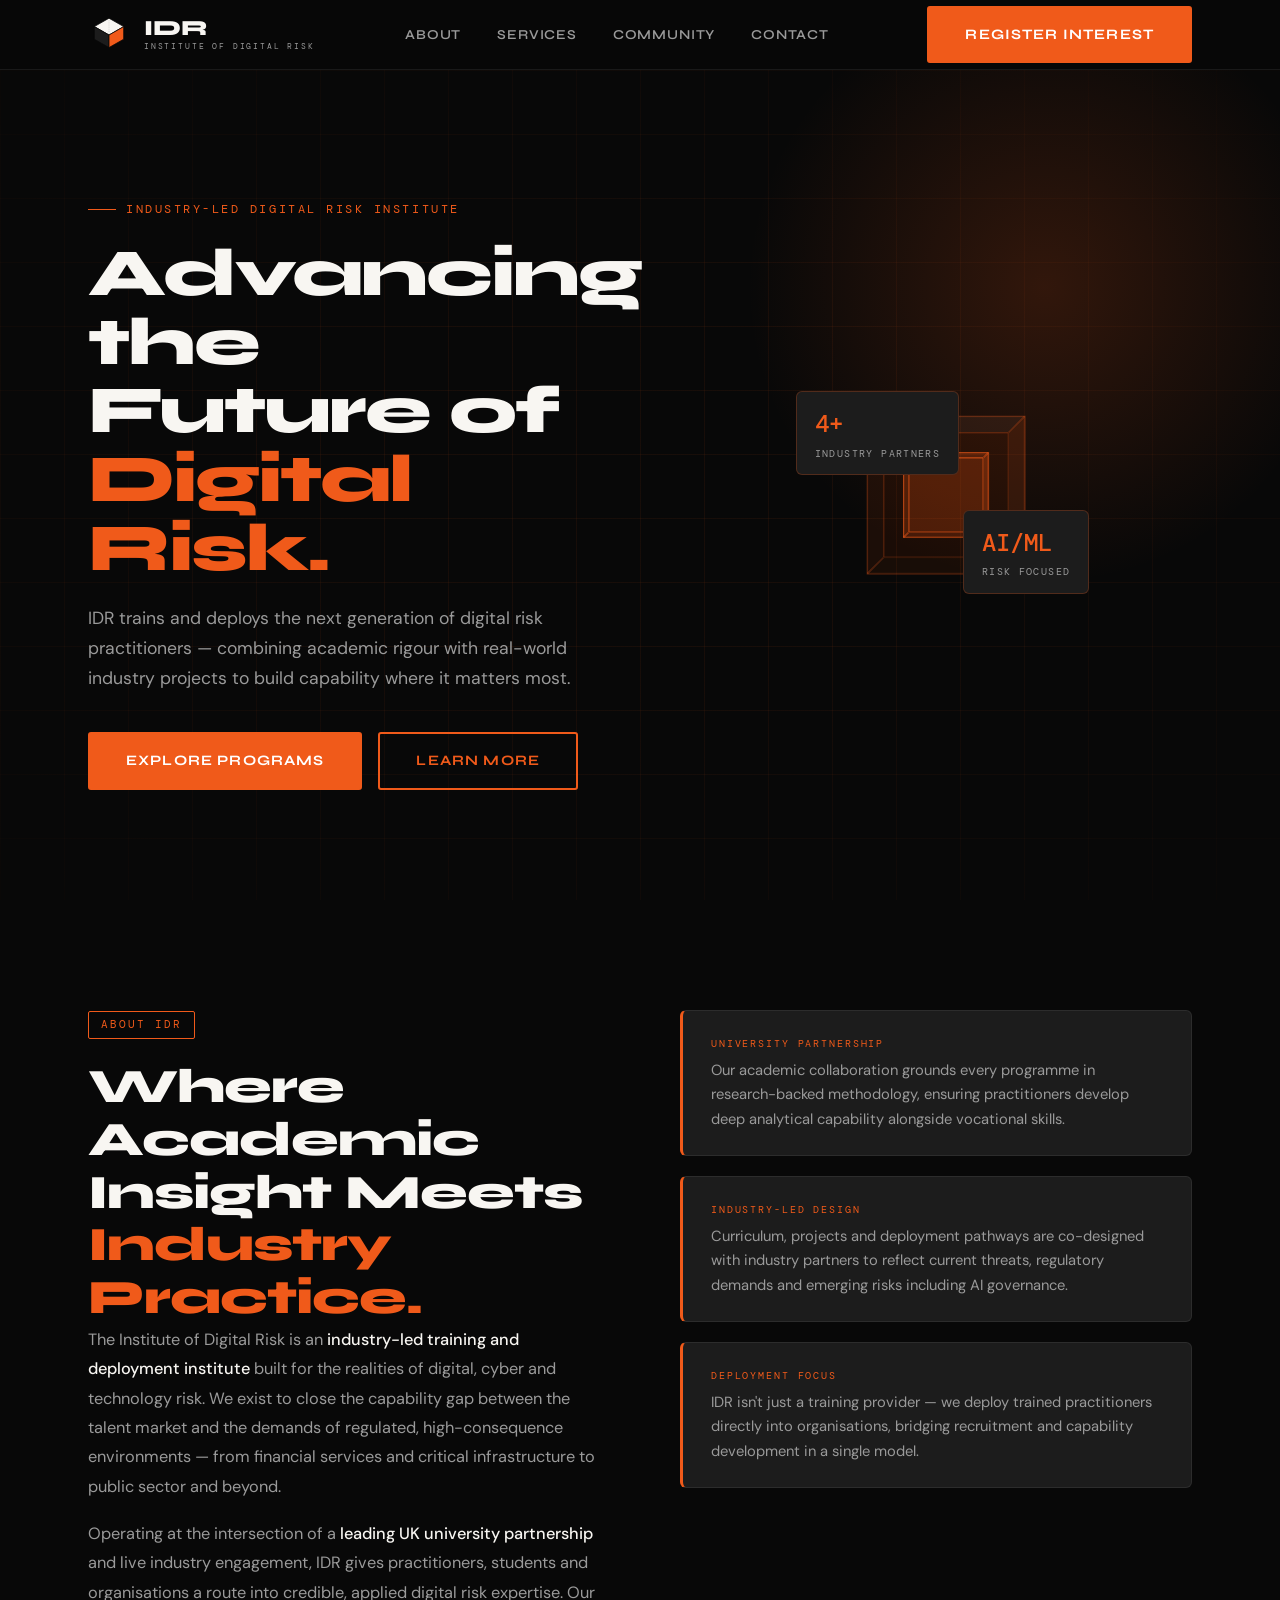
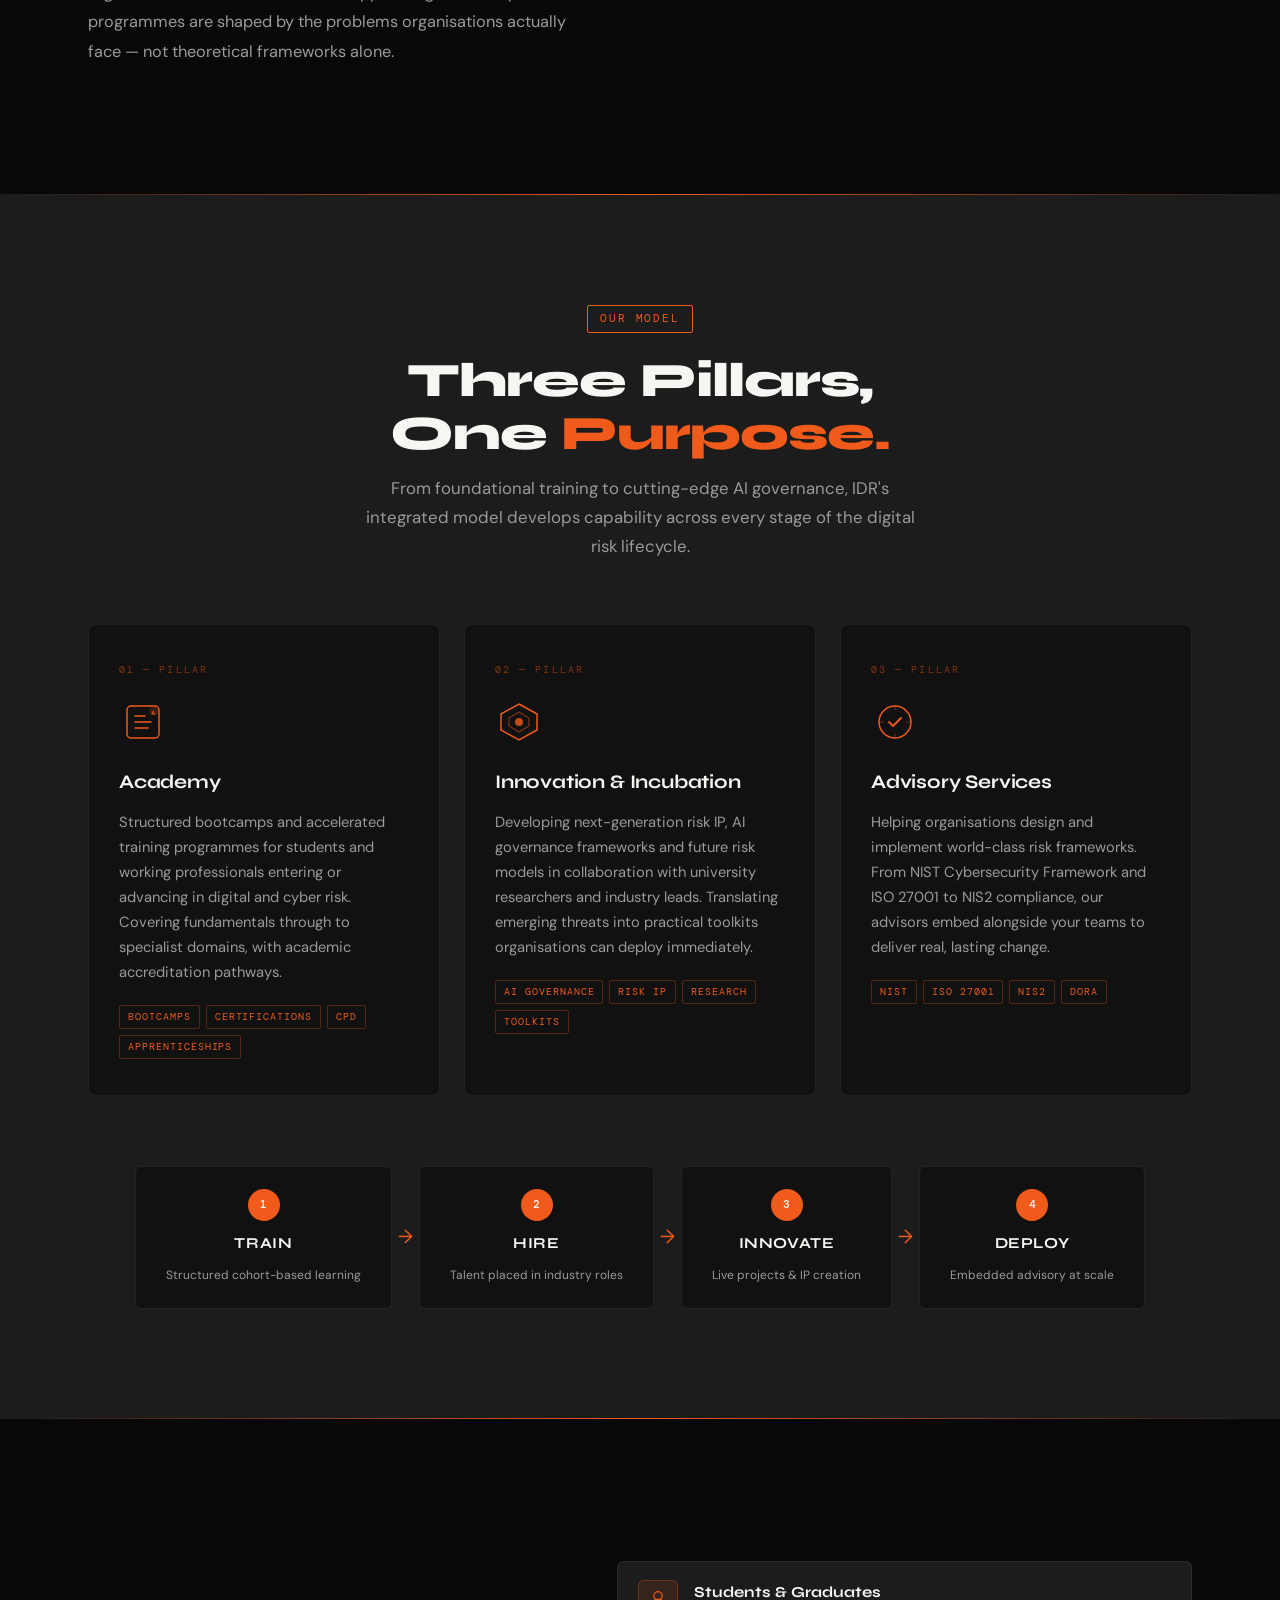
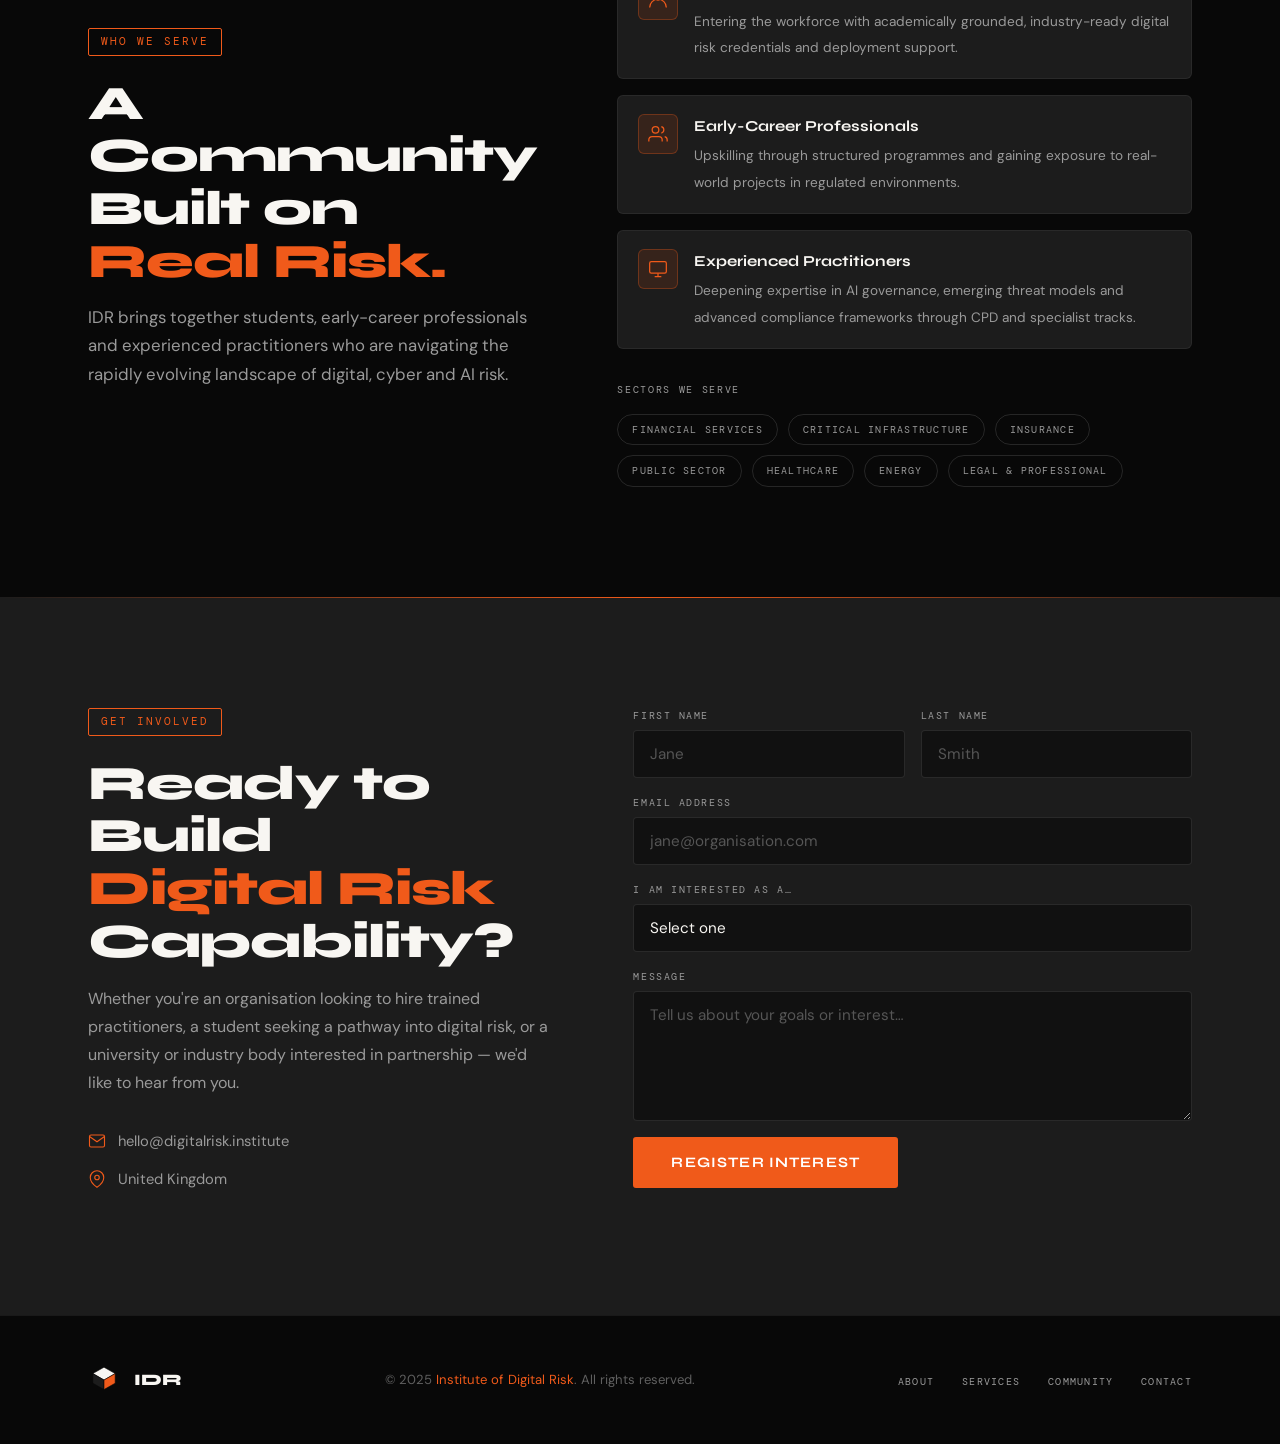
<file: index.html>
<!DOCTYPE html>
<html lang="en">
<head>
  <meta charset="UTF-8"/>
  <meta name="viewport" content="width=device-width, initial-scale=1.0"/>
  <title>Institute of Digital Risk</title>
  <link rel="preconnect" href="https://fonts.googleapis.com"/>
  <link rel="preconnect" href="https://fonts.gstatic.com" crossorigin/>
  <link href="https://fonts.googleapis.com/css2?family=Syne:wght@400;600;700;800&family=DM+Sans:ital,opsz,wght@0,9..40,300;0,9..40,400;0,9..40,500;1,9..40,300&family=DM+Mono:wght@400;500&display=swap" rel="stylesheet"/>
  <link rel="stylesheet" href="style.css"/>
</head>

<body>

<!-- ─── STICKY NAV ──────────────────────────────────── -->
<header>
  <nav class="container">
    <a href="#hero" class="logo-wrap" aria-label="IDR Home">
      <svg class="logo-icon" viewBox="0 0 80 80" xmlns="http://www.w3.org/2000/svg" aria-hidden="true">
        <polygon points="40,8 68,24 40,40 12,24" fill="#F8F6F2" stroke="#0A0A0A" stroke-width="1.5"/>
        <polygon points="12,24 40,40 40,64 12,48" fill="#1C1C1C" stroke="#0A0A0A" stroke-width="1.5"/>
        <polygon points="40,40 68,24 68,48 40,64" fill="#F05A1A" stroke="#0A0A0A" stroke-width="1.5"/>
        <line x1="40" y1="8" x2="40" y2="40" stroke="#0A0A0A" stroke-width="0.7" stroke-dasharray="2,2" opacity="0.4"/>
      </svg>
      <div class="logo-text-wrap">
        <span class="logo-abbr">IDR</span>
        <span class="logo-full">Institute of Digital Risk</span>
      </div>
    </a>

    <ul class="nav-links" role="navigation" aria-label="Main navigation">
      <li><a href="#about">About</a></li>
      <li><a href="#services">Services</a></li>
      <li><a href="#community">Community</a></li>
      <li><a href="#contact">Contact</a></li>
    </ul>

    <a href="#contact" class="btn nav-cta">Register Interest</a>

    <button class="hamburger" id="hamburger" aria-label="Toggle menu" aria-expanded="false">
      <span></span><span></span><span></span>
    </button>
  </nav>
</header>

<!-- Mobile Menu -->
<nav class="mobile-menu" id="mobileMenu" aria-label="Mobile navigation">
  <a href="#about"     onclick="closeMenu()">About</a>
  <a href="#services"  onclick="closeMenu()">Services</a>
  <a href="#community" onclick="closeMenu()">Community</a>
  <a href="#contact"   onclick="closeMenu()">Contact</a>
  <a href="#contact" class="btn" onclick="closeMenu()">Register Interest</a>
</nav>

<!-- ─── HERO ────────────────────────────────────────── -->
<section id="hero" aria-label="Hero">
  <div class="hero-bg" aria-hidden="true"></div>
  <div class="container">
    <div class="hero-inner">
      <div class="hero-content">
        <div class="hero-eyebrow">Industry-led Digital Risk Institute</div>
        <h1 class="hero-headline">
          Advancing the<br/>
          Future of<br/>
          <span class="accent">Digital Risk.</span>
        </h1>
        <p class="hero-sub">
          IDR trains and deploys the next generation of digital risk practitioners — combining academic rigour with real-world industry projects to build capability where it matters most.
        </p>
        <div class="hero-actions">
          <a href="#services" class="btn">Explore Programs</a>
          <a href="#about" class="btn btn-outline">Learn More</a>
        </div>
      </div>

      <div class="hero-visual" aria-hidden="true">
        <div style="position:relative; width:260px; height:260px;">
          <div class="cube-scene">
            <div class="cube">
              <div class="cube-face f-front"></div>
              <div class="cube-face f-back"></div>
              <div class="cube-face f-right"></div>
              <div class="cube-face f-left"></div>
              <div class="cube-face f-top"></div>
              <div class="cube-face f-bottom"></div>
              <div class="cube-inner">
                <div class="ci-face ci-front"></div>
                <div class="ci-face ci-back"></div>
                <div class="ci-face ci-right"></div>
                <div class="ci-face ci-left"></div>
                <div class="ci-face ci-top"></div>
                <div class="ci-face ci-bottom"></div>
              </div>
            </div>
          </div>
          <div class="hero-stat hs1">
            <div class="hero-stat-num">4+</div>
            <div class="hero-stat-label">Industry Partners</div>
          </div>
          <div class="hero-stat hs2">
            <div class="hero-stat-num">AI/ML</div>
            <div class="hero-stat-label">Risk Focused</div>
          </div>
        </div>
      </div>
    </div>
  </div>
</section>

<!-- ─── ABOUT ────────────────────────────────────────── -->
<section id="about" aria-labelledby="about-heading">
  <div class="container">
    <div class="about-grid">
      <div class="about-text">
        <div class="tag reveal">About IDR</div>
        <h2 id="about-heading" class="section-title reveal reveal-d1">
          Where Academic<br/>Insight Meets<br/><span>Industry Practice.</span>
        </h2>
        <div class="reveal reveal-d2">
          <p>The Institute of Digital Risk is an <strong>industry-led training and deployment institute</strong> built for the realities of digital, cyber and technology risk. We exist to close the capability gap between the talent market and the demands of regulated, high-consequence environments — from financial services and critical infrastructure to public sector and beyond.</p>
          <p>Operating at the intersection of a <strong>leading UK university partnership</strong> and live industry engagement, IDR gives practitioners, students and organisations a route into credible, applied digital risk expertise. Our programmes are shaped by the problems organisations actually face — not theoretical frameworks alone.</p>
        </div>
      </div>

      <div class="about-aside reveal reveal-d3">
        <div class="about-card">
          <div class="about-card-label">University Partnership</div>
          <p>Our academic collaboration grounds every programme in research-backed methodology, ensuring practitioners develop deep analytical capability alongside vocational skills.</p>
        </div>
        <div class="about-card">
          <div class="about-card-label">Industry-Led Design</div>
          <p>Curriculum, projects and deployment pathways are co-designed with industry partners to reflect current threats, regulatory demands and emerging risks including AI governance.</p>
        </div>
        <div class="about-card">
          <div class="about-card-label">Deployment Focus</div>
          <p>IDR isn't just a training provider — we deploy trained practitioners directly into organisations, bridging recruitment and capability development in a single model.</p>
        </div>
      </div>
    </div>
  </div>
</section>

<!-- ─── SERVICES ──────────────────────────────────────── -->
<section id="services" aria-labelledby="services-heading">
  <div class="container">
    <div class="services-header">
      <div class="tag reveal">Our Model</div>
      <h2 id="services-heading" class="section-title reveal reveal-d1">Three Pillars,<br/>One <span>Purpose.</span></h2>
      <p class="section-sub reveal reveal-d2">From foundational training to cutting-edge AI governance, IDR's integrated model develops capability across every stage of the digital risk lifecycle.</p>
    </div>

    <div class="services-grid">
      <!-- Card 1 -->
      <article class="service-card reveal reveal-d1">
        <div class="service-num">01 — PILLAR</div>
        <svg class="service-icon" viewBox="0 0 48 48" fill="none" xmlns="http://www.w3.org/2000/svg" aria-hidden="true">
          <rect x="8" y="8" width="32" height="32" rx="4" stroke="#F05A1A" stroke-width="1.5"/>
          <path d="M16 24h16M16 18h10M16 30h13" stroke="#F05A1A" stroke-width="1.5" stroke-linecap="round"/>
          <circle cx="35" cy="13" r="4" fill="#F05A1A" opacity=".2" stroke="#F05A1A" stroke-width="1.2"/>
          <text x="32.5" y="16.5" font-size="6" fill="#F05A1A" font-family="monospace" font-weight="600">A</text>
        </svg>
        <h3>Academy</h3>
        <p>Structured bootcamps and accelerated training programmes for students and working professionals entering or advancing in digital and cyber risk. Covering fundamentals through to specialist domains, with academic accreditation pathways.</p>
        <div class="service-tags">
          <span class="service-tag">Bootcamps</span>
          <span class="service-tag">Certifications</span>
          <span class="service-tag">CPD</span>
          <span class="service-tag">Apprenticeships</span>
        </div>
      </article>

      <!-- Card 2 -->
      <article class="service-card reveal reveal-d2">
        <div class="service-num">02 — PILLAR</div>
        <svg class="service-icon" viewBox="0 0 48 48" fill="none" xmlns="http://www.w3.org/2000/svg" aria-hidden="true">
          <polygon points="24,6 42,16 42,32 24,42 6,32 6,16" stroke="#F05A1A" stroke-width="1.5"/>
          <polygon points="24,14 34,20 34,28 24,34 14,28 14,20" stroke="#F05A1A" stroke-width="1.2" opacity=".5"/>
          <circle cx="24" cy="24" r="4" fill="#F05A1A" opacity=".8"/>
        </svg>
        <h3>Innovation &amp; Incubation</h3>
        <p>Developing next-generation risk IP, AI governance frameworks and future risk models in collaboration with university researchers and industry leads. Translating emerging threats into practical toolkits organisations can deploy immediately.</p>
        <div class="service-tags">
          <span class="service-tag">AI Governance</span>
          <span class="service-tag">Risk IP</span>
          <span class="service-tag">Research</span>
          <span class="service-tag">Toolkits</span>
        </div>
      </article>

      <!-- Card 3 -->
      <article class="service-card reveal reveal-d3">
        <div class="service-num">03 — PILLAR</div>
        <svg class="service-icon" viewBox="0 0 48 48" fill="none" xmlns="http://www.w3.org/2000/svg" aria-hidden="true">
          <circle cx="24" cy="24" r="16" stroke="#F05A1A" stroke-width="1.5"/>
          <path d="M18 24l4 4 8-8" stroke="#F05A1A" stroke-width="1.8" stroke-linecap="round" stroke-linejoin="round"/>
          <path d="M24 8v4M24 36v4M8 24h4M36 24h4" stroke="#F05A1A" stroke-width="1.2" stroke-linecap="round" opacity=".4"/>
        </svg>
        <h3>Advisory Services</h3>
        <p>Helping organisations design and implement world-class risk frameworks. From NIST Cybersecurity Framework and ISO 27001 to NIS2 compliance, our advisors embed alongside your teams to deliver real, lasting change.</p>
        <div class="service-tags">
          <span class="service-tag">NIST</span>
          <span class="service-tag">ISO 27001</span>
          <span class="service-tag">NIS2</span>
          <span class="service-tag">DORA</span>
        </div>
      </article>
    </div>

    <!-- Pipeline -->
    <div class="pipeline reveal">
      <div class="pipe-step">
        <div class="pipe-num">1</div>
        <div class="pipe-label">Train</div>
        <div class="pipe-desc">Structured cohort-based learning</div>
      </div>
      <div class="pipe-arrow" aria-hidden="true">→</div>
      <div class="pipe-step">
        <div class="pipe-num">2</div>
        <div class="pipe-label">Hire</div>
        <div class="pipe-desc">Talent placed in industry roles</div>
      </div>
      <div class="pipe-arrow" aria-hidden="true">→</div>
      <div class="pipe-step">
        <div class="pipe-num">3</div>
        <div class="pipe-label">Innovate</div>
        <div class="pipe-desc">Live projects &amp; IP creation</div>
      </div>
      <div class="pipe-arrow" aria-hidden="true">→</div>
      <div class="pipe-step">
        <div class="pipe-num">4</div>
        <div class="pipe-label">Deploy</div>
        <div class="pipe-desc">Embedded advisory at scale</div>
      </div>
    </div>
  </div>
</section>

<!-- ─── COMMUNITY ─────────────────────────────────────── -->
<section id="community" aria-labelledby="community-heading">
  <div class="container">
    <div class="community-grid">
      <div>
        <div class="tag reveal">Who We Serve</div>
        <h2 id="community-heading" class="section-title reveal reveal-d1">
          A Community<br/>Built on <span>Real Risk.</span>
        </h2>
        <p class="section-sub reveal reveal-d2">IDR brings together students, early-career professionals and experienced practitioners who are navigating the rapidly evolving landscape of digital, cyber and AI risk.</p>
      </div>

      <div>
        <div class="community-list">
          <div class="community-item reveal reveal-d1">
            <div class="ci-icon">
              <svg viewBox="0 0 24 24"><path d="M12 12a5 5 0 100-10 5 5 0 000 10z"/><path d="M2 21a10 10 0 0120 0"/></svg>
            </div>
            <div class="ci-text">
              <strong>Students &amp; Graduates</strong>
              <span>Entering the workforce with academically grounded, industry-ready digital risk credentials and deployment support.</span>
            </div>
          </div>
          <div class="community-item reveal reveal-d2">
            <div class="ci-icon">
              <svg viewBox="0 0 24 24"><path d="M17 21v-2a4 4 0 00-4-4H5a4 4 0 00-4 4v2"/><circle cx="9" cy="7" r="4"/><path d="M23 21v-2a4 4 0 00-3-3.87M16 3.13a4 4 0 010 7.75"/></svg>
            </div>
            <div class="ci-text">
              <strong>Early-Career Professionals</strong>
              <span>Upskilling through structured programmes and gaining exposure to real-world projects in regulated environments.</span>
            </div>
          </div>
          <div class="community-item reveal reveal-d3">
            <div class="ci-icon">
              <svg viewBox="0 0 24 24"><rect x="2" y="3" width="20" height="14" rx="2"/><path d="M8 21h8M12 17v4"/></svg>
            </div>
            <div class="ci-text">
              <strong>Experienced Practitioners</strong>
              <span>Deepening expertise in AI governance, emerging threat models and advanced compliance frameworks through CPD and specialist tracks.</span>
            </div>
          </div>
        </div>

        <div style="margin-top: 32px;" class="reveal">
          <p style="font-family: var(--font-mono); font-size: .65rem; letter-spacing: .16em; text-transform: uppercase; color: var(--grey-lt); margin-bottom: 12px;">Sectors We Serve</p>
          <div class="sectors">
            <span class="sector-badge">Financial Services</span>
            <span class="sector-badge">Critical Infrastructure</span>
            <span class="sector-badge">Insurance</span>
            <span class="sector-badge">Public Sector</span>
            <span class="sector-badge">Healthcare</span>
            <span class="sector-badge">Energy</span>
            <span class="sector-badge">Legal &amp; Professional</span>
          </div>
        </div>
      </div>
    </div>
  </div>
</section>

<!-- ─── CONTACT ───────────────────────────────────────── -->
<section id="contact" aria-labelledby="contact-heading">
  <div class="container">
    <div class="contact-inner">
      <div class="contact-info">
        <div class="tag reveal">Get Involved</div>
        <h2 id="contact-heading" class="section-title reveal reveal-d1">
          Ready to Build<br/><span>Digital Risk</span><br/>Capability?
        </h2>
        <p class="reveal reveal-d2" style="color: var(--grey-lt); margin-top: 16px; line-height: 1.75;">
          Whether you're an organisation looking to hire trained practitioners, a student seeking a pathway into digital risk, or a university or industry body interested in partnership — we'd like to hear from you.
        </p>
        <div class="reveal reveal-d3">
          <div class="contact-detail">
            <svg viewBox="0 0 24 24" aria-hidden="true"><path d="M4 4h16c1.1 0 2 .9 2 2v12c0 1.1-.9 2-2 2H4c-1.1 0-2-.9-2-2V6c0-1.1.9-2 2-2z"/><polyline points="22,6 12,13 2,6"/></svg>
            <a href="mailto:hello@digitalrisk.institute">hello@digitalrisk.institute</a>
          </div>
          <div class="contact-detail">
            <svg viewBox="0 0 24 24" aria-hidden="true"><path d="M21 10c0 7-9 13-9 13s-9-6-9-13a9 9 0 0118 0z"/><circle cx="12" cy="10" r="3"/></svg>
            <span style="color:var(--grey-lt)">United Kingdom</span>
          </div>
        </div>
      </div>

      <div class="reveal reveal-d2">
        <form id="contactForm" onsubmit="handleSubmit(event)" novalidate>
          <div class="form-row">
            <div class="form-group">
              <label for="fname">First Name</label>
              <input type="text" id="fname" name="fname" placeholder="Jane" required/>
            </div>
            <div class="form-group">
              <label for="lname">Last Name</label>
              <input type="text" id="lname" name="lname" placeholder="Smith" required/>
            </div>
          </div>
          <div class="form-group">
            <label for="email">Email Address</label>
            <input type="email" id="email" name="email" placeholder="jane@organisation.com" required/>
          </div>
          <div class="form-group">
            <label for="interest">I am interested as a…</label>
            <select id="interest" name="interest">
              <option value="">Select one</option>
              <option>Student / Graduate</option>
              <option>Professional seeking upskilling</option>
              <option>Organisation seeking talent</option>
              <option>Academic / University partner</option>
              <option>Industry partner</option>
              <option>Other</option>
            </select>
          </div>
          <div class="form-group">
            <label for="message">Message</label>
            <textarea id="message" name="message" placeholder="Tell us about your goals or interest…"></textarea>
          </div>
          <div class="form-submit">
            <button type="submit" class="btn">Register Interest</button>
            <span class="form-note" id="formNote"></span>
          </div>
        </form>
      </div>
    </div>
  </div>
</section>

<!-- ─── FOOTER ────────────────────────────────────────── -->
<footer>
  <div class="container">
    <div class="footer-inner">
      <a href="#hero" class="logo-wrap" aria-label="IDR Home">
        <svg width="32" height="32" viewBox="0 0 80 80" xmlns="http://www.w3.org/2000/svg" aria-hidden="true">
          <polygon points="40,8 68,24 40,40 12,24" fill="#F8F6F2" stroke="#0A0A0A" stroke-width="1.5"/>
          <polygon points="12,24 40,40 40,64 12,48" fill="#1C1C1C" stroke="#0A0A0A" stroke-width="1.5"/>
          <polygon points="40,40 68,24 68,48 40,64" fill="#F05A1A" stroke="#0A0A0A" stroke-width="1.5"/>
        </svg>
        <span style="font-family:var(--font-display);font-weight:800;font-size:1rem;color:var(--white);">IDR</span>
      </a>

      <p class="footer-copy">© 2025 <span>Institute of Digital Risk</span>. All rights reserved.</p>

      <ul class="footer-links">
        <li><a href="#about">About</a></li>
        <li><a href="#services">Services</a></li>
        <li><a href="#community">Community</a></li>
        <li><a href="#contact">Contact</a></li>
      </ul>
    </div>
  </div>
</footer>

<script src="main.js"></script>
</body>
</html>
</file>
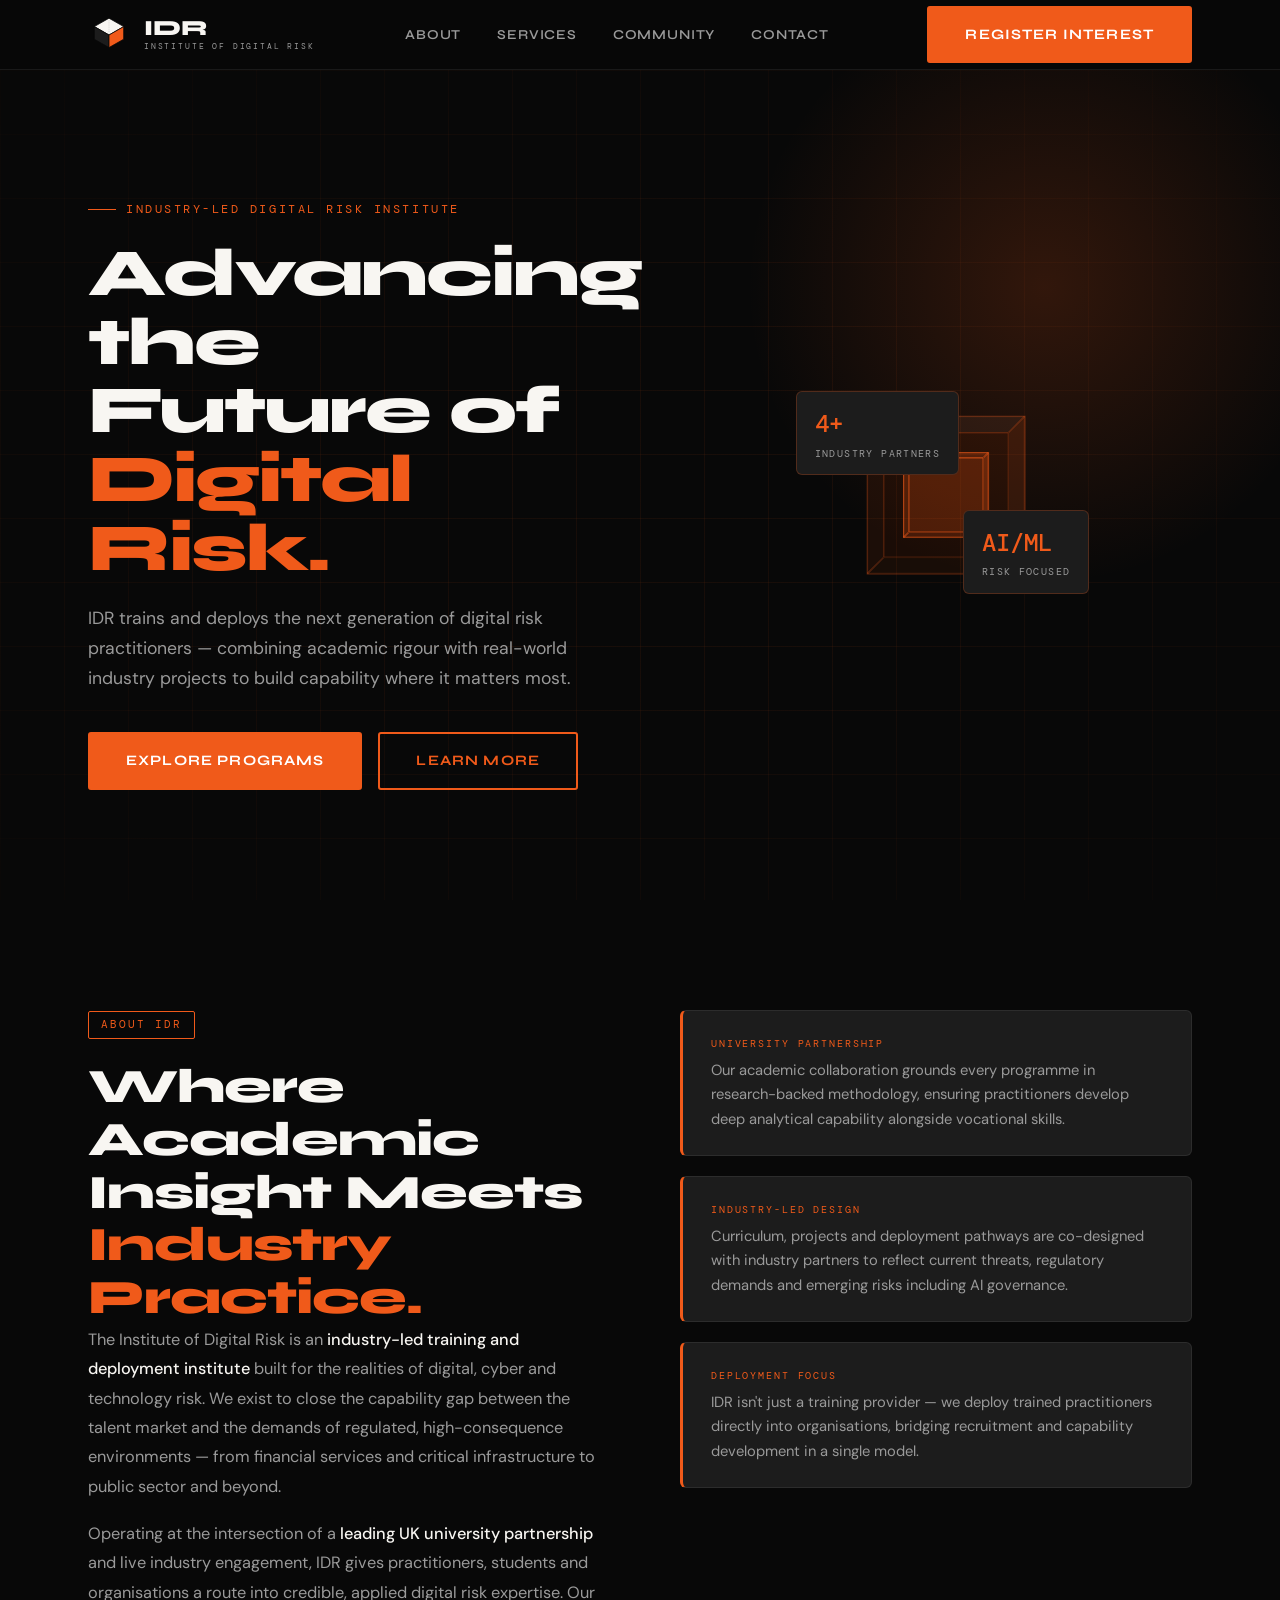
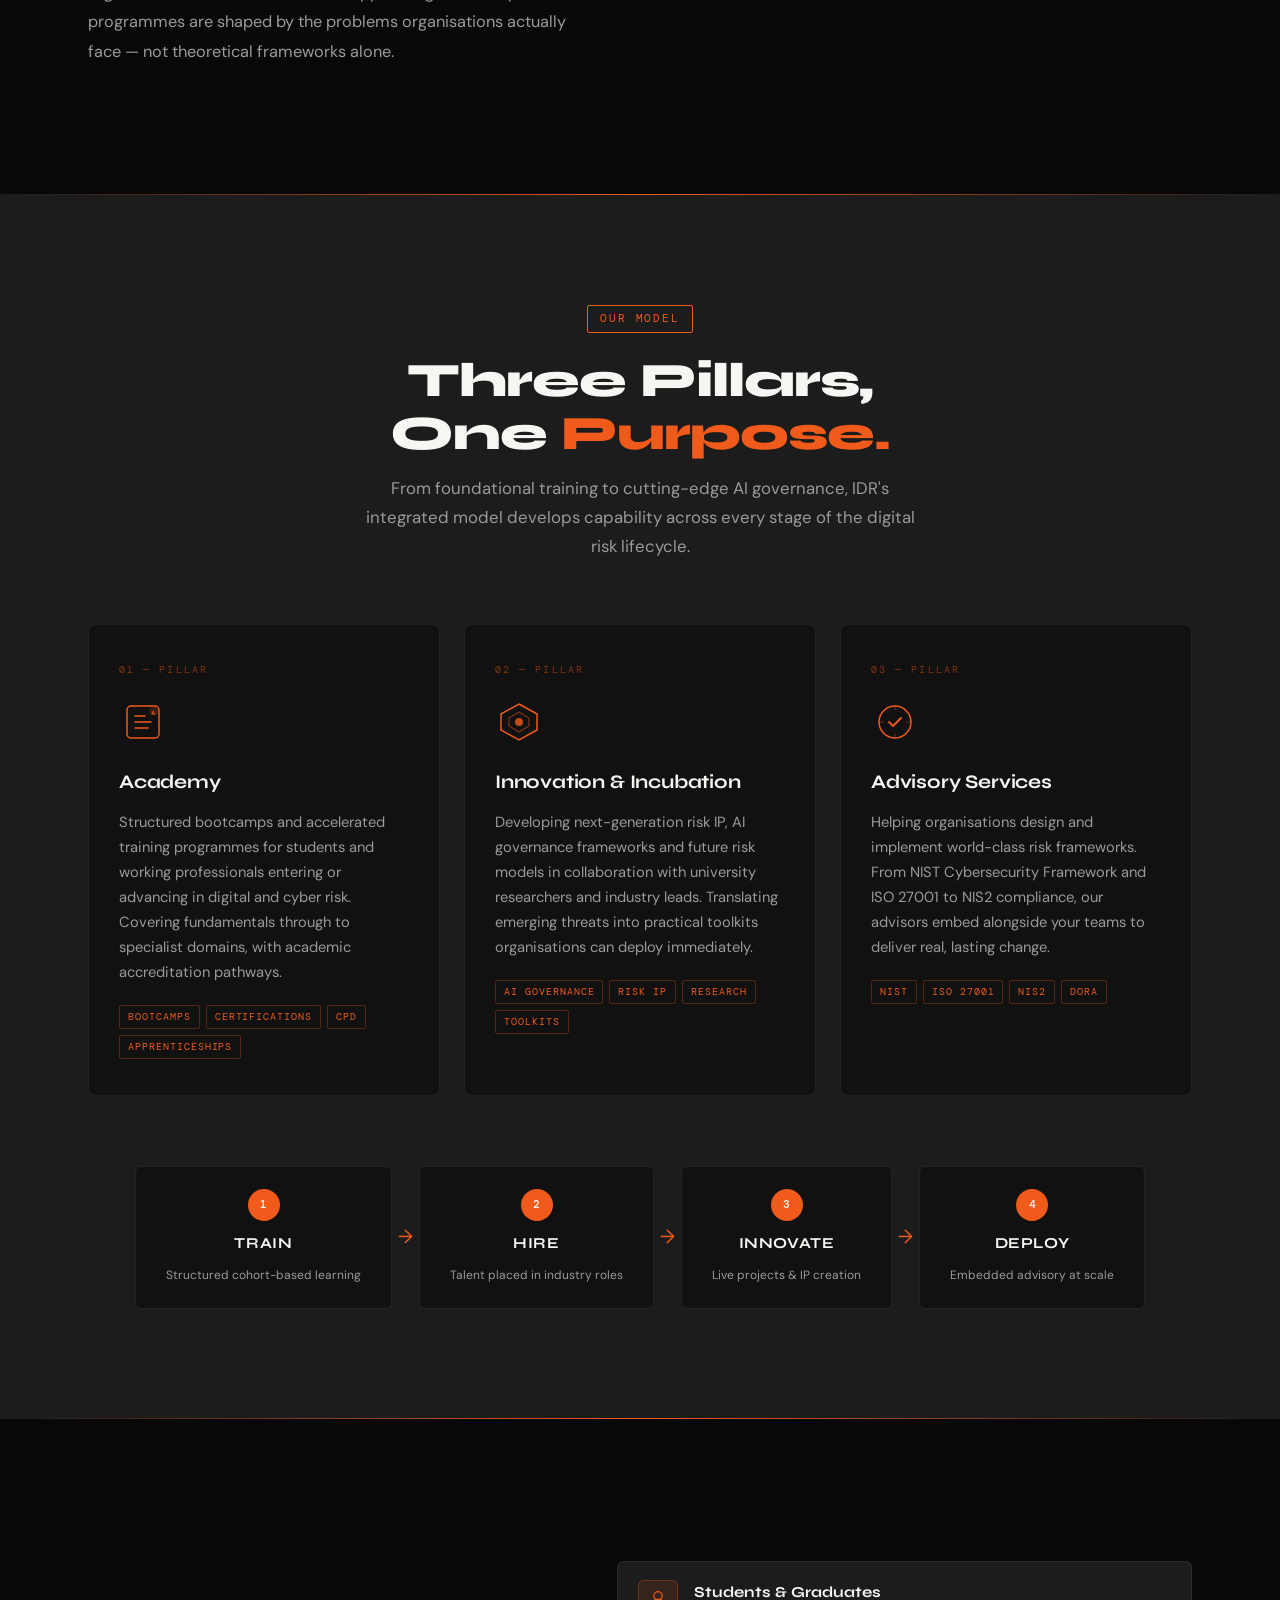
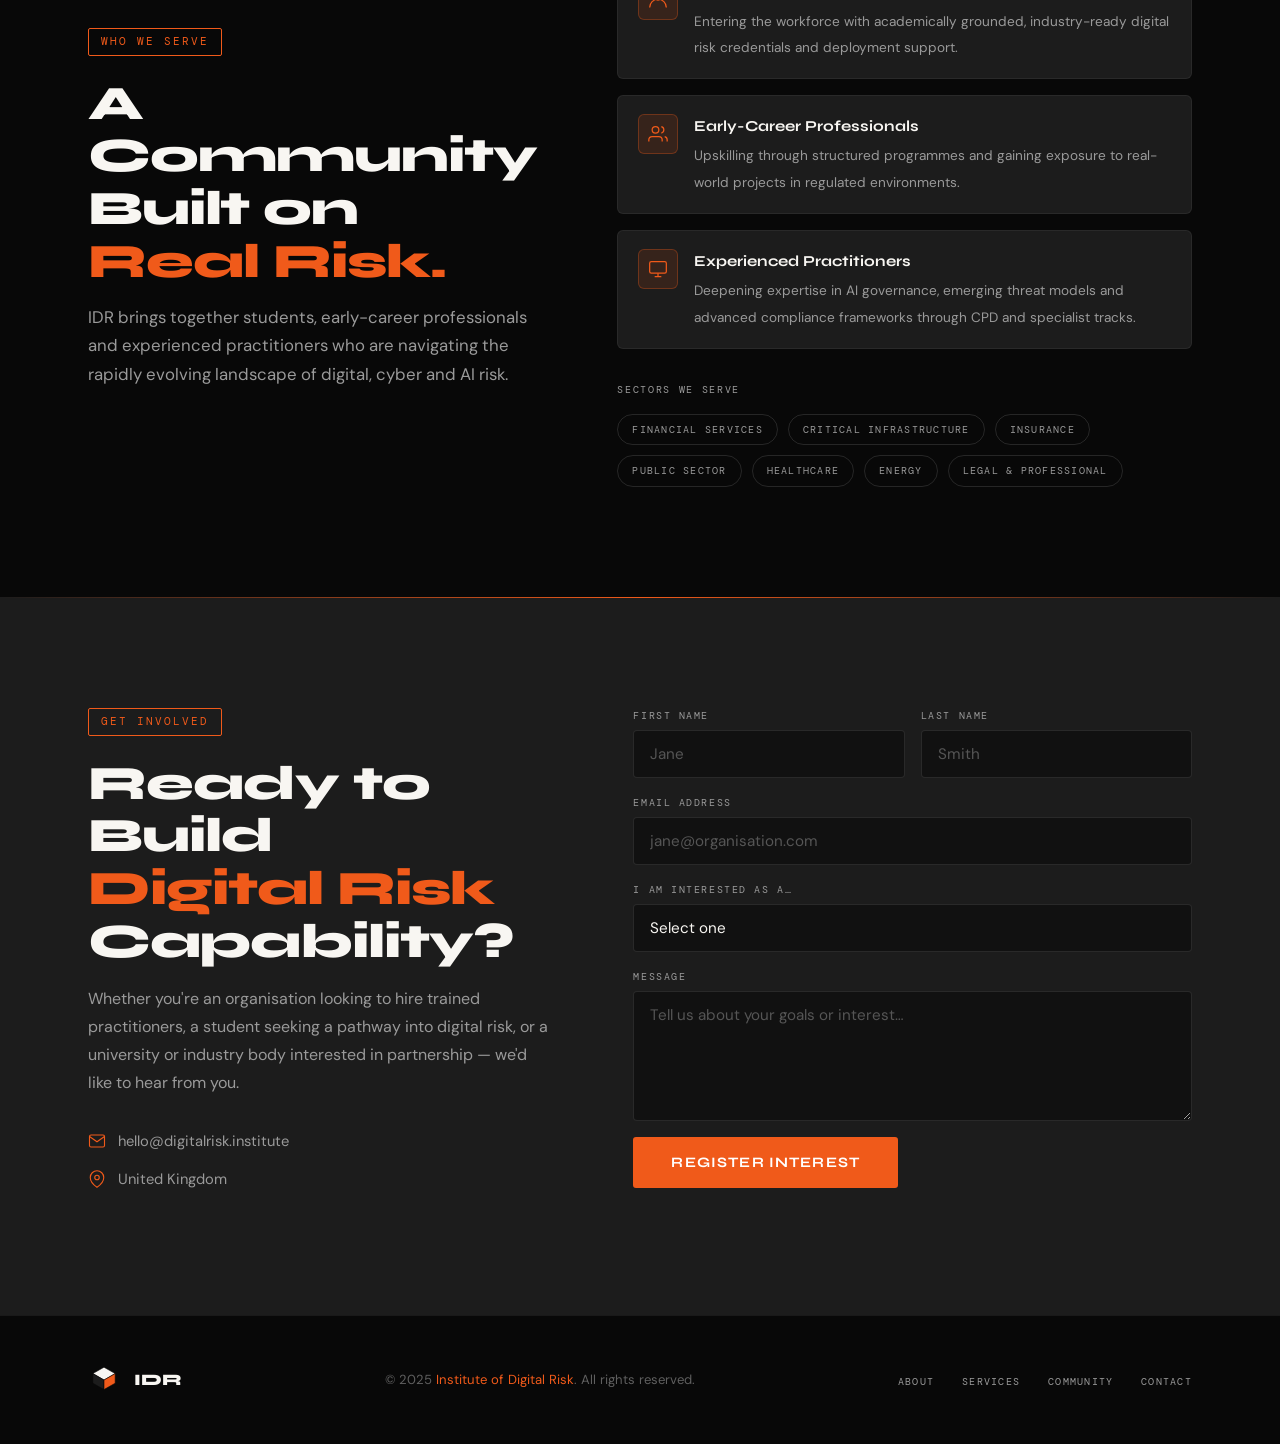
<file: idr-homepage.html>
<!DOCTYPE html>
<html lang="en">
<head>
  <meta charset="UTF-8"/>
  <meta name="viewport" content="width=device-width, initial-scale=1.0"/>
  <title>Institute of Digital Risk</title>
  <link rel="preconnect" href="https://fonts.googleapis.com"/>
  <link rel="preconnect" href="https://fonts.gstatic.com" crossorigin/>
  <link href="https://fonts.googleapis.com/css2?family=Syne:wght@400;600;700;800&family=DM+Sans:ital,opsz,wght@0,9..40,300;0,9..40,400;0,9..40,500;1,9..40,300&family=DM+Mono:wght@400;500&display=swap" rel="stylesheet"/>

  <style>
    /* ─── RESET & BASE ─────────────────────────────── */
    *, *::before, *::after { box-sizing: border-box; margin: 0; padding: 0; }

    :root {
      --orange:   #F05A1A;
      --orange-lt:#FF7A3D;
      --black:    #080808;
      --ink:      #111111;
      --grey-dk:  #1C1C1C;
      --grey-md:  #2E2E2E;
      --grey-lt:  #9A9A9A;
      --white:    #F8F6F2;
      --font-display: 'Syne', sans-serif;
      --font-body:    'DM Sans', sans-serif;
      --font-mono:    'DM Mono', monospace;
      --nav-h: 70px;
      --max-w: 1160px;
    }

    html { scroll-behavior: smooth; font-size: 16px; }

    body {
      background: var(--black);
      color: var(--white);
      font-family: var(--font-body);
      line-height: 1.65;
      overflow-x: hidden;
    }

    a { color: inherit; text-decoration: none; }
    img, svg { display: block; }

    ::selection { background: var(--orange); color: #fff; }

    /* ─── SCROLLBAR ────────────────────────────────── */
    ::-webkit-scrollbar { width: 4px; }
    ::-webkit-scrollbar-track { background: var(--black); }
    ::-webkit-scrollbar-thumb { background: var(--orange); border-radius: 2px; }

    /* ─── UTILITY ──────────────────────────────────── */
    .container { max-width: var(--max-w); margin: 0 auto; padding: 0 28px; }
    .tag {
      display: inline-block;
      font-family: var(--font-mono);
      font-size: .68rem;
      letter-spacing: .18em;
      text-transform: uppercase;
      color: var(--orange);
      border: 1px solid var(--orange);
      padding: 4px 12px;
      border-radius: 2px;
      margin-bottom: 22px;
    }
    .btn {
      display: inline-block;
      background: var(--orange);
      color: #fff;
      font-family: var(--font-display);
      font-weight: 700;
      font-size: .9rem;
      letter-spacing: .08em;
      text-transform: uppercase;
      padding: 15px 36px;
      border: 2px solid var(--orange);
      cursor: pointer;
      transition: background .22s, color .22s, transform .18s;
      border-radius: 3px;
    }
    .btn:hover { background: transparent; color: var(--orange); transform: translateY(-2px); }
    .btn-outline {
      background: transparent;
      color: var(--orange);
    }
    .btn-outline:hover { background: var(--orange); color: #fff; }

    .section-title {
      font-family: var(--font-display);
      font-weight: 800;
      font-size: clamp(2rem, 4vw, 3rem);
      line-height: 1.1;
      letter-spacing: -.02em;
      color: var(--white);
    }
    .section-title span { color: var(--orange); }
    .section-sub {
      font-size: 1.05rem;
      color: var(--grey-lt);
      max-width: 560px;
      margin-top: 14px;
      line-height: 1.7;
    }

    /* ─── NAV ──────────────────────────────────────── */
    header {
      position: sticky;
      top: 0;
      z-index: 100;
      height: var(--nav-h);
      background: rgba(8,8,8,.92);
      backdrop-filter: blur(14px);
      -webkit-backdrop-filter: blur(14px);
      border-bottom: 1px solid rgba(255,255,255,.07);
      transition: border-color .3s;
    }

    nav {
      height: 100%;
      display: flex;
      align-items: center;
      justify-content: space-between;
    }

    .logo-wrap {
      display: flex;
      align-items: center;
      gap: 14px;
    }

    .logo-icon {
      width: 42px;
      height: 42px;
      flex-shrink: 0;
    }

    .logo-text-wrap {
      display: flex;
      flex-direction: column;
      line-height: 1;
    }

    .logo-abbr {
      font-family: var(--font-display);
      font-weight: 800;
      font-size: 1.35rem;
      letter-spacing: -.01em;
      color: var(--white);
    }

    .logo-full {
      font-family: var(--font-mono);
      font-size: .52rem;
      letter-spacing: .22em;
      text-transform: uppercase;
      color: var(--grey-lt);
      margin-top: 3px;
    }

    .nav-links {
      display: flex;
      align-items: center;
      gap: 36px;
      list-style: none;
    }

    .nav-links a {
      font-family: var(--font-display);
      font-weight: 600;
      font-size: .85rem;
      letter-spacing: .06em;
      text-transform: uppercase;
      color: var(--grey-lt);
      transition: color .2s;
      position: relative;
    }
    .nav-links a::after {
      content: '';
      position: absolute;
      left: 0; bottom: -4px;
      width: 0; height: 2px;
      background: var(--orange);
      transition: width .25s;
    }
    .nav-links a:hover { color: var(--white); }
    .nav-links a:hover::after { width: 100%; }

    .nav-cta { margin-left: 8px; }

    /* Hamburger */
    .hamburger {
      display: none;
      flex-direction: column;
      gap: 5px;
      cursor: pointer;
      padding: 6px;
      background: none;
      border: none;
    }
    .hamburger span {
      display: block;
      width: 24px; height: 2px;
      background: var(--white);
      transition: transform .3s, opacity .3s;
    }
    .hamburger.open span:nth-child(1) { transform: translateY(7px) rotate(45deg); }
    .hamburger.open span:nth-child(2) { opacity: 0; }
    .hamburger.open span:nth-child(3) { transform: translateY(-7px) rotate(-45deg); }

    .mobile-menu {
      display: none;
      position: fixed;
      inset: var(--nav-h) 0 0 0;
      background: var(--black);
      padding: 40px 28px;
      flex-direction: column;
      gap: 32px;
      z-index: 99;
    }
    .mobile-menu.open { display: flex; }
    .mobile-menu a {
      font-family: var(--font-display);
      font-weight: 700;
      font-size: 1.6rem;
      color: var(--white);
      transition: color .2s;
    }
    .mobile-menu a:hover { color: var(--orange); }

    /* ─── HERO ─────────────────────────────────────── */
    #hero {
      min-height: calc(100vh - var(--nav-h));
      display: flex;
      align-items: center;
      position: relative;
      overflow: hidden;
      padding: 80px 0 60px;
    }

    .hero-bg {
      position: absolute;
      inset: 0;
      z-index: 0;
    }

    /* Grid lines */
    .hero-bg::before {
      content: '';
      position: absolute;
      inset: 0;
      background-image:
        linear-gradient(rgba(240,90,26,.07) 1px, transparent 1px),
        linear-gradient(90deg, rgba(240,90,26,.07) 1px, transparent 1px);
      background-size: 64px 64px;
      mask-image: radial-gradient(ellipse 80% 80% at 50% 50%, black 30%, transparent 100%);
    }

    /* Glow orb */
    .hero-bg::after {
      content: '';
      position: absolute;
      top: -10%;
      right: -5%;
      width: 600px;
      height: 600px;
      background: radial-gradient(circle, rgba(240,90,26,.18) 0%, transparent 70%);
      pointer-events: none;
    }

    .hero-inner {
      position: relative;
      z-index: 1;
      display: grid;
      grid-template-columns: 1fr 1fr;
      gap: 60px;
      align-items: center;
    }

    .hero-eyebrow {
      font-family: var(--font-mono);
      font-size: .72rem;
      letter-spacing: .22em;
      text-transform: uppercase;
      color: var(--orange);
      margin-bottom: 20px;
      display: flex;
      align-items: center;
      gap: 10px;
    }
    .hero-eyebrow::before {
      content: '';
      display: block;
      width: 28px; height: 1px;
      background: var(--orange);
    }

    .hero-headline {
      font-family: var(--font-display);
      font-weight: 800;
      font-size: clamp(2.6rem, 5.5vw, 4.2rem);
      line-height: 1.02;
      letter-spacing: -.03em;
      color: var(--white);
    }
    .hero-headline .accent { color: var(--orange); }

    .hero-sub {
      margin-top: 22px;
      font-size: 1.1rem;
      color: var(--grey-lt);
      max-width: 500px;
      line-height: 1.7;
    }

    .hero-actions {
      display: flex;
      gap: 16px;
      margin-top: 38px;
      flex-wrap: wrap;
    }

    /* Cube animation */
    .hero-visual {
      display: flex;
      align-items: center;
      justify-content: center;
    }

    .cube-scene {
      width: 260px;
      height: 260px;
      perspective: 600px;
    }

    .cube {
      width: 100%;
      height: 100%;
      position: relative;
      transform-style: preserve-3d;
      animation: rotateCube 18s linear infinite;
    }

    @keyframes rotateCube {
      0%   { transform: rotateX(-20deg) rotateY(0deg); }
      100% { transform: rotateX(-20deg) rotateY(360deg); }
    }

    .cube-face {
      position: absolute;
      width: 140px;
      height: 140px;
      top: 50%; left: 50%;
      margin: -70px 0 0 -70px;
      border: 1.5px solid rgba(240,90,26,.4);
      opacity: .85;
    }
    .f-front  { transform: translateZ(70px);  background: rgba(240,90,26,.06); }
    .f-back   { transform: rotateY(180deg) translateZ(70px); background: rgba(240,90,26,.04); }
    .f-right  { transform: rotateY(90deg) translateZ(70px);  background: rgba(240,90,26,.12); }
    .f-left   { transform: rotateY(-90deg) translateZ(70px); background: rgba(240,90,26,.04); }
    .f-top    { transform: rotateX(90deg) translateZ(70px);  background: rgba(248,246,242,.04); }
    .f-bottom { transform: rotateX(-90deg) translateZ(70px); background: rgba(240,90,26,.02); }

    .cube-inner {
      position: absolute;
      width: 80px;
      height: 80px;
      top: 50%; left: 50%;
      margin: -40px 0 0 -40px;
      transform-style: preserve-3d;
      animation: rotateCube 9s linear infinite reverse;
    }
    .ci-face {
      position: absolute;
      width: 80px; height: 80px;
      top: 0; left: 0;
      border: 1px solid rgba(240,90,26,.7);
    }
    .ci-front  { transform: translateZ(40px);  background: rgba(240,90,26,.15); }
    .ci-back   { transform: rotateY(180deg) translateZ(40px); background: rgba(240,90,26,.1); }
    .ci-right  { transform: rotateY(90deg) translateZ(40px);  background: rgba(240,90,26,.2); }
    .ci-left   { transform: rotateY(-90deg) translateZ(40px); background: rgba(240,90,26,.1); }
    .ci-top    { transform: rotateX(90deg) translateZ(40px);  background: rgba(240,90,26,.08); }
    .ci-bottom { transform: rotateX(-90deg) translateZ(40px); background: rgba(240,90,26,.05); }

    /* Floating stat cards */
    .hero-stat {
      position: absolute;
      background: var(--grey-dk);
      border: 1px solid rgba(240,90,26,.25);
      padding: 12px 18px;
      border-radius: 6px;
      font-family: var(--font-mono);
    }
    .hero-stat-num {
      font-size: 1.5rem;
      font-weight: 500;
      color: var(--orange);
    }
    .hero-stat-label {
      font-size: .62rem;
      letter-spacing: .14em;
      text-transform: uppercase;
      color: var(--grey-lt);
      margin-top: 2px;
    }
    .hs1 { top: 10%; left: -8%; animation: float1 5s ease-in-out infinite; }
    .hs2 { bottom: 12%; right: -5%; animation: float2 6s ease-in-out infinite; }

    @keyframes float1 {
      0%,100% { transform: translateY(0); }
      50%      { transform: translateY(-10px); }
    }
    @keyframes float2 {
      0%,100% { transform: translateY(0); }
      50%      { transform: translateY(8px); }
    }

    /* ─── ABOUT ────────────────────────────────────── */
    #about {
      padding: 110px 0;
      position: relative;
    }

    .about-grid {
      display: grid;
      grid-template-columns: 1fr 1fr;
      gap: 80px;
      align-items: start;
    }

    .about-text p {
      color: var(--grey-lt);
      line-height: 1.8;
      margin-bottom: 18px;
      font-size: 1.02rem;
    }
    .about-text p strong {
      color: var(--white);
      font-weight: 500;
    }

    .about-aside {
      display: flex;
      flex-direction: column;
      gap: 20px;
    }

    .about-card {
      background: var(--grey-dk);
      border: 1px solid rgba(255,255,255,.07);
      padding: 24px 28px;
      border-radius: 6px;
      border-left: 3px solid var(--orange);
      transition: border-color .25s, background .25s;
    }
    .about-card:hover {
      background: #242424;
      border-left-color: var(--orange-lt);
    }
    .about-card-label {
      font-family: var(--font-mono);
      font-size: .65rem;
      letter-spacing: .18em;
      text-transform: uppercase;
      color: var(--orange);
      margin-bottom: 6px;
    }
    .about-card p {
      font-size: .92rem;
      color: var(--grey-lt);
      line-height: 1.65;
    }

    /* ─── SERVICES / PILLARS ───────────────────────── */
    #services {
      padding: 110px 0;
      background: var(--grey-dk);
      position: relative;
      overflow: hidden;
    }

    #services::before {
      content: '';
      position: absolute;
      top: 0; left: 0; right: 0;
      height: 1px;
      background: linear-gradient(90deg, transparent, var(--orange), transparent);
    }
    #services::after {
      content: '';
      position: absolute;
      bottom: 0; left: 0; right: 0;
      height: 1px;
      background: linear-gradient(90deg, transparent, var(--orange), transparent);
    }

    .services-header {
      text-align: center;
      margin-bottom: 64px;
    }
    .services-header .section-sub { margin: 14px auto 0; text-align: center; }

    .services-grid {
      display: grid;
      grid-template-columns: repeat(3, 1fr);
      gap: 24px;
    }

    .service-card {
      background: var(--ink);
      border: 1px solid rgba(255,255,255,.06);
      border-radius: 8px;
      padding: 36px 30px;
      position: relative;
      overflow: hidden;
      transition: transform .25s, border-color .25s;
    }
    .service-card:hover {
      transform: translateY(-6px);
      border-color: rgba(240,90,26,.4);
    }
    .service-card::before {
      content: '';
      position: absolute;
      top: 0; left: 0; right: 0;
      height: 3px;
      background: var(--orange);
      transform: scaleX(0);
      transform-origin: left;
      transition: transform .3s;
    }
    .service-card:hover::before { transform: scaleX(1); }

    .service-num {
      font-family: var(--font-mono);
      font-size: .65rem;
      letter-spacing: .2em;
      color: rgba(240,90,26,.5);
      margin-bottom: 20px;
    }

    .service-icon {
      width: 48px; height: 48px;
      margin-bottom: 20px;
    }

    .service-card h3 {
      font-family: var(--font-display);
      font-weight: 700;
      font-size: 1.2rem;
      letter-spacing: -.01em;
      color: var(--white);
      margin-bottom: 12px;
    }
    .service-card p {
      font-size: .92rem;
      color: var(--grey-lt);
      line-height: 1.7;
    }

    .service-tags {
      display: flex;
      flex-wrap: wrap;
      gap: 6px;
      margin-top: 20px;
    }
    .service-tag {
      font-family: var(--font-mono);
      font-size: .6rem;
      letter-spacing: .1em;
      text-transform: uppercase;
      color: var(--orange);
      border: 1px solid rgba(240,90,26,.3);
      padding: 3px 8px;
      border-radius: 2px;
    }

    /* Pipeline */
    .pipeline {
      margin-top: 70px;
      display: flex;
      align-items: center;
      justify-content: center;
      gap: 0;
      flex-wrap: wrap;
    }

    .pipe-step {
      display: flex;
      flex-direction: column;
      align-items: center;
      gap: 10px;
      padding: 22px 30px;
      background: var(--ink);
      border: 1px solid rgba(255,255,255,.07);
      border-radius: 6px;
      min-width: 140px;
      transition: border-color .25s;
    }
    .pipe-step:hover { border-color: var(--orange); }

    .pipe-num {
      width: 32px; height: 32px;
      border-radius: 50%;
      background: var(--orange);
      display: flex;
      align-items: center;
      justify-content: center;
      font-family: var(--font-mono);
      font-size: .7rem;
      color: #fff;
      font-weight: 500;
    }
    .pipe-label {
      font-family: var(--font-display);
      font-weight: 700;
      font-size: .95rem;
      letter-spacing: .04em;
      text-transform: uppercase;
      color: var(--white);
    }
    .pipe-desc {
      font-size: .75rem;
      color: var(--grey-lt);
      text-align: center;
    }

    .pipe-arrow {
      font-size: 1.2rem;
      color: var(--orange);
      padding: 0 6px;
    }

    /* ─── COMMUNITY ────────────────────────────────── */
    #community {
      padding: 110px 0;
    }

    .community-grid {
      display: grid;
      grid-template-columns: 1fr 1.6fr;
      gap: 80px;
      align-items: center;
    }

    .community-list {
      display: flex;
      flex-direction: column;
      gap: 16px;
      margin-top: 32px;
    }

    .community-item {
      display: flex;
      align-items: flex-start;
      gap: 16px;
      padding: 18px 20px;
      background: var(--grey-dk);
      border-radius: 6px;
      border: 1px solid rgba(255,255,255,.06);
      transition: border-color .22s;
    }
    .community-item:hover { border-color: rgba(240,90,26,.35); }

    .ci-icon {
      width: 40px; height: 40px;
      flex-shrink: 0;
      background: rgba(240,90,26,.12);
      border: 1px solid rgba(240,90,26,.3);
      border-radius: 6px;
      display: flex;
      align-items: center;
      justify-content: center;
    }
    .ci-icon svg { width: 20px; height: 20px; stroke: var(--orange); fill: none; stroke-width: 1.5; }

    .ci-text strong {
      display: block;
      font-family: var(--font-display);
      font-weight: 700;
      font-size: .95rem;
      color: var(--white);
      margin-bottom: 3px;
    }
    .ci-text span { font-size: .85rem; color: var(--grey-lt); }

    .sectors {
      display: flex;
      flex-wrap: wrap;
      gap: 10px;
      margin-top: 16px;
    }
    .sector-badge {
      font-family: var(--font-mono);
      font-size: .65rem;
      letter-spacing: .12em;
      text-transform: uppercase;
      padding: 6px 14px;
      border: 1px solid rgba(255,255,255,.12);
      border-radius: 30px;
      color: var(--grey-lt);
      transition: border-color .2s, color .2s;
    }
    .sector-badge:hover { border-color: var(--orange); color: var(--white); }

    /* ─── CONTACT ──────────────────────────────────── */
    #contact {
      padding: 110px 0;
      background: var(--grey-dk);
      position: relative;
      overflow: hidden;
    }

    #contact::before {
      content: '';
      position: absolute;
      top: 0; left: 0; right: 0;
      height: 1px;
      background: linear-gradient(90deg, transparent, var(--orange), transparent);
    }

    .contact-inner {
      display: grid;
      grid-template-columns: 1fr 1.2fr;
      gap: 80px;
      align-items: start;
    }

    .contact-info h2 { margin-bottom: 16px; }
    .contact-info p {
      color: var(--grey-lt);
      line-height: 1.75;
      margin-bottom: 32px;
    }

    .contact-detail {
      display: flex;
      align-items: center;
      gap: 12px;
      margin-bottom: 14px;
      font-size: .92rem;
    }
    .contact-detail svg { width: 18px; height: 18px; stroke: var(--orange); fill: none; stroke-width: 1.5; }
    .contact-detail a { color: var(--grey-lt); transition: color .2s; }
    .contact-detail a:hover { color: var(--orange); }

    form {
      display: flex;
      flex-direction: column;
      gap: 16px;
    }

    .form-row { display: grid; grid-template-columns: 1fr 1fr; gap: 16px; }

    .form-group {
      display: flex;
      flex-direction: column;
      gap: 6px;
    }

    .form-group label {
      font-family: var(--font-mono);
      font-size: .65rem;
      letter-spacing: .15em;
      text-transform: uppercase;
      color: var(--grey-lt);
    }

    .form-group input,
    .form-group select,
    .form-group textarea {
      background: var(--ink);
      border: 1px solid rgba(255,255,255,.1);
      color: var(--white);
      font-family: var(--font-body);
      font-size: .95rem;
      padding: 13px 16px;
      border-radius: 4px;
      outline: none;
      transition: border-color .22s;
      -webkit-appearance: none;
    }
    .form-group input::placeholder,
    .form-group textarea::placeholder { color: rgba(154,154,154,.5); }
    .form-group input:focus,
    .form-group select:focus,
    .form-group textarea:focus { border-color: var(--orange); }
    .form-group textarea { resize: vertical; min-height: 130px; }

    .form-submit {
      display: flex;
      align-items: center;
      gap: 16px;
    }
    .form-note {
      font-size: .78rem;
      color: var(--grey-lt);
    }

    /* ─── FOOTER ───────────────────────────────────── */
    footer {
      background: var(--black);
      border-top: 1px solid rgba(255,255,255,.07);
      padding: 48px 0;
    }

    .footer-inner {
      display: flex;
      align-items: center;
      justify-content: space-between;
      flex-wrap: wrap;
      gap: 24px;
    }

    .footer-copy {
      font-size: .82rem;
      color: rgba(154,154,154,.6);
    }
    .footer-copy span { color: var(--orange); }

    .footer-links {
      display: flex;
      gap: 28px;
      list-style: none;
    }
    .footer-links a {
      font-family: var(--font-mono);
      font-size: .65rem;
      letter-spacing: .12em;
      text-transform: uppercase;
      color: var(--grey-lt);
      transition: color .2s;
    }
    .footer-links a:hover { color: var(--orange); }

    /* ─── SCROLL REVEAL ────────────────────────────── */
    .reveal {
      opacity: 0;
      transform: translateY(30px);
      transition: opacity .7s cubic-bezier(.16,1,.3,1), transform .7s cubic-bezier(.16,1,.3,1);
    }
    .reveal.visible { opacity: 1; transform: none; }
    .reveal-d1 { transition-delay: .1s; }
    .reveal-d2 { transition-delay: .2s; }
    .reveal-d3 { transition-delay: .3s; }
    .reveal-d4 { transition-delay: .4s; }

    /* ─── RESPONSIVE ───────────────────────────────── */
    @media (max-width: 960px) {
      .hero-inner      { grid-template-columns: 1fr; }
      .hero-visual     { display: none; }
      .about-grid      { grid-template-columns: 1fr; gap: 48px; }
      .services-grid   { grid-template-columns: 1fr; }
      .community-grid  { grid-template-columns: 1fr; gap: 48px; }
      .contact-inner   { grid-template-columns: 1fr; gap: 48px; }
      .form-row        { grid-template-columns: 1fr; }
      .pipeline        { gap: 8px; }
      .pipe-arrow      { display: none; }
    }

    @media (max-width: 700px) {
      .nav-links, .nav-cta { display: none; }
      .hamburger { display: flex; }
      .hero-headline { font-size: 2.4rem; }
      .section-title { font-size: 1.9rem; }
      #hero { padding: 60px 0 50px; }
    }
  </style>
</head>

<body>

<!-- ─── STICKY NAV ──────────────────────────────────── -->
<header>
  <nav class="container">
    <a href="#hero" class="logo-wrap" aria-label="IDR Home">
      <!-- Inline logo icon -->
      <svg class="logo-icon" viewBox="0 0 80 80" xmlns="http://www.w3.org/2000/svg" aria-hidden="true">
        <polygon points="40,8 68,24 40,40 12,24" fill="#F8F6F2" stroke="#0A0A0A" stroke-width="1.5"/>
        <polygon points="12,24 40,40 40,64 12,48" fill="#1C1C1C" stroke="#0A0A0A" stroke-width="1.5"/>
        <polygon points="40,40 68,24 68,48 40,64" fill="#F05A1A" stroke="#0A0A0A" stroke-width="1.5"/>
        <line x1="40" y1="8" x2="40" y2="40" stroke="#0A0A0A" stroke-width="0.7" stroke-dasharray="2,2" opacity="0.4"/>
      </svg>
      <div class="logo-text-wrap">
        <span class="logo-abbr">IDR</span>
        <span class="logo-full">Institute of Digital Risk</span>
      </div>
    </a>

    <ul class="nav-links" role="navigation" aria-label="Main navigation">
      <li><a href="#about">About</a></li>
      <li><a href="#services">Services</a></li>
      <li><a href="#community">Community</a></li>
      <li><a href="#contact">Contact</a></li>
    </ul>

    <a href="#contact" class="btn nav-cta">Register Interest</a>

    <button class="hamburger" id="hamburger" aria-label="Toggle menu" aria-expanded="false">
      <span></span><span></span><span></span>
    </button>
  </nav>
</header>

<!-- Mobile Menu -->
<nav class="mobile-menu" id="mobileMenu" aria-label="Mobile navigation">
  <a href="#about"      onclick="closeMenu()">About</a>
  <a href="#services"   onclick="closeMenu()">Services</a>
  <a href="#community"  onclick="closeMenu()">Community</a>
  <a href="#contact"    onclick="closeMenu()">Contact</a>
  <a href="#contact" class="btn" onclick="closeMenu()">Register Interest</a>
</nav>

<!-- ─── HERO ────────────────────────────────────────── -->
<section id="hero" aria-label="Hero">
  <div class="hero-bg" aria-hidden="true"></div>
  <div class="container">
    <div class="hero-inner">
      <div class="hero-content">
        <div class="hero-eyebrow">Industry-led Digital Risk Institute</div>
        <h1 class="hero-headline">
          Advancing the<br/>
          Future of<br/>
          <span class="accent">Digital Risk.</span>
        </h1>
        <p class="hero-sub">
          IDR trains and deploys the next generation of digital risk practitioners — combining academic rigour with real-world industry projects to build capability where it matters most.
        </p>
        <div class="hero-actions">
          <a href="#services" class="btn">Explore Programs</a>
          <a href="#about" class="btn btn-outline">Learn More</a>
        </div>
      </div>

      <div class="hero-visual" aria-hidden="true">
        <div style="position:relative; width:260px; height:260px;">
          <div class="cube-scene">
            <div class="cube">
              <div class="cube-face f-front"></div>
              <div class="cube-face f-back"></div>
              <div class="cube-face f-right"></div>
              <div class="cube-face f-left"></div>
              <div class="cube-face f-top"></div>
              <div class="cube-face f-bottom"></div>
              <div class="cube-inner">
                <div class="ci-face ci-front"></div>
                <div class="ci-face ci-back"></div>
                <div class="ci-face ci-right"></div>
                <div class="ci-face ci-left"></div>
                <div class="ci-face ci-top"></div>
                <div class="ci-face ci-bottom"></div>
              </div>
            </div>
          </div>
          <div class="hero-stat hs1">
            <div class="hero-stat-num">4+</div>
            <div class="hero-stat-label">Industry Partners</div>
          </div>
          <div class="hero-stat hs2">
            <div class="hero-stat-num">AI/ML</div>
            <div class="hero-stat-label">Risk Focused</div>
          </div>
        </div>
      </div>
    </div>
  </div>
</section>

<!-- ─── ABOUT ────────────────────────────────────────── -->
<section id="about" aria-labelledby="about-heading">
  <div class="container">
    <div class="about-grid">
      <div class="about-text">
        <div class="tag reveal">About IDR</div>
        <h2 id="about-heading" class="section-title reveal reveal-d1">
          Where Academic<br/>Insight Meets<br/><span>Industry Practice.</span>
        </h2>
        <div class="reveal reveal-d2">
          <p>The Institute of Digital Risk is an <strong>industry-led training and deployment institute</strong> built for the realities of digital, cyber and technology risk. We exist to close the capability gap between the talent market and the demands of regulated, high-consequence environments — from financial services and critical infrastructure to public sector and beyond.</p>
          <p>Operating at the intersection of a <strong>leading UK university partnership</strong> and live industry engagement, IDR gives practitioners, students and organisations a route into credible, applied digital risk expertise. Our programmes are shaped by the problems organisations actually face — not theoretical frameworks alone.</p>
        </div>
      </div>

      <div class="about-aside reveal reveal-d3">
        <div class="about-card">
          <div class="about-card-label">University Partnership</div>
          <p>Our academic collaboration grounds every programme in research-backed methodology, ensuring practitioners develop deep analytical capability alongside vocational skills.</p>
        </div>
        <div class="about-card">
          <div class="about-card-label">Industry-Led Design</div>
          <p>Curriculum, projects and deployment pathways are co-designed with industry partners to reflect current threats, regulatory demands and emerging risks including AI governance.</p>
        </div>
        <div class="about-card">
          <div class="about-card-label">Deployment Focus</div>
          <p>IDR isn't just a training provider — we deploy trained practitioners directly into organisations, bridging recruitment and capability development in a single model.</p>
        </div>
      </div>
    </div>
  </div>
</section>

<!-- ─── SERVICES ──────────────────────────────────────── -->
<section id="services" aria-labelledby="services-heading">
  <div class="container">
    <div class="services-header">
      <div class="tag reveal">Our Model</div>
      <h2 id="services-heading" class="section-title reveal reveal-d1">Three Pillars,<br/>One <span>Purpose.</span></h2>
      <p class="section-sub reveal reveal-d2">From foundational training to cutting-edge AI governance, IDR's integrated model develops capability across every stage of the digital risk lifecycle.</p>
    </div>

    <div class="services-grid">
      <!-- Card 1 -->
      <article class="service-card reveal reveal-d1">
        <div class="service-num">01 — PILLAR</div>
        <svg class="service-icon" viewBox="0 0 48 48" fill="none" xmlns="http://www.w3.org/2000/svg" aria-hidden="true">
          <rect x="8" y="8" width="32" height="32" rx="4" stroke="#F05A1A" stroke-width="1.5"/>
          <path d="M16 24h16M16 18h10M16 30h13" stroke="#F05A1A" stroke-width="1.5" stroke-linecap="round"/>
          <circle cx="35" cy="13" r="4" fill="#F05A1A" opacity=".2" stroke="#F05A1A" stroke-width="1.2"/>
          <text x="32.5" y="16.5" font-size="6" fill="#F05A1A" font-family="monospace" font-weight="600">A</text>
        </svg>
        <h3>Academy</h3>
        <p>Structured bootcamps and accelerated training programmes for students and working professionals entering or advancing in digital and cyber risk. Covering fundamentals through to specialist domains, with academic accreditation pathways.</p>
        <div class="service-tags">
          <span class="service-tag">Bootcamps</span>
          <span class="service-tag">Certifications</span>
          <span class="service-tag">CPD</span>
          <span class="service-tag">Apprenticeships</span>
        </div>
      </article>

      <!-- Card 2 -->
      <article class="service-card reveal reveal-d2">
        <div class="service-num">02 — PILLAR</div>
        <svg class="service-icon" viewBox="0 0 48 48" fill="none" xmlns="http://www.w3.org/2000/svg" aria-hidden="true">
          <polygon points="24,6 42,16 42,32 24,42 6,32 6,16" stroke="#F05A1A" stroke-width="1.5"/>
          <polygon points="24,14 34,20 34,28 24,34 14,28 14,20" stroke="#F05A1A" stroke-width="1.2" opacity=".5"/>
          <circle cx="24" cy="24" r="4" fill="#F05A1A" opacity=".8"/>
        </svg>
        <h3>Innovation &amp; Incubation</h3>
        <p>Developing next-generation risk IP, AI governance frameworks and future risk models in collaboration with university researchers and industry leads. Translating emerging threats into practical toolkits organisations can deploy immediately.</p>
        <div class="service-tags">
          <span class="service-tag">AI Governance</span>
          <span class="service-tag">Risk IP</span>
          <span class="service-tag">Research</span>
          <span class="service-tag">Toolkits</span>
        </div>
      </article>

      <!-- Card 3 -->
      <article class="service-card reveal reveal-d3">
        <div class="service-num">03 — PILLAR</div>
        <svg class="service-icon" viewBox="0 0 48 48" fill="none" xmlns="http://www.w3.org/2000/svg" aria-hidden="true">
          <circle cx="24" cy="24" r="16" stroke="#F05A1A" stroke-width="1.5"/>
          <path d="M18 24l4 4 8-8" stroke="#F05A1A" stroke-width="1.8" stroke-linecap="round" stroke-linejoin="round"/>
          <path d="M24 8v4M24 36v4M8 24h4M36 24h4" stroke="#F05A1A" stroke-width="1.2" stroke-linecap="round" opacity=".4"/>
        </svg>
        <h3>Advisory Services</h3>
        <p>Helping organisations design and implement world-class risk frameworks. From NIST Cybersecurity Framework and ISO 27001 to NIS2 compliance, our advisors embed alongside your teams to deliver real, lasting change.</p>
        <div class="service-tags">
          <span class="service-tag">NIST</span>
          <span class="service-tag">ISO 27001</span>
          <span class="service-tag">NIS2</span>
          <span class="service-tag">DORA</span>
        </div>
      </article>
    </div>

    <!-- Pipeline -->
    <div class="pipeline reveal">
      <div class="pipe-step">
        <div class="pipe-num">1</div>
        <div class="pipe-label">Train</div>
        <div class="pipe-desc">Structured cohort-based learning</div>
      </div>
      <div class="pipe-arrow" aria-hidden="true">→</div>
      <div class="pipe-step">
        <div class="pipe-num">2</div>
        <div class="pipe-label">Hire</div>
        <div class="pipe-desc">Talent placed in industry roles</div>
      </div>
      <div class="pipe-arrow" aria-hidden="true">→</div>
      <div class="pipe-step">
        <div class="pipe-num">3</div>
        <div class="pipe-label">Innovate</div>
        <div class="pipe-desc">Live projects &amp; IP creation</div>
      </div>
      <div class="pipe-arrow" aria-hidden="true">→</div>
      <div class="pipe-step">
        <div class="pipe-num">4</div>
        <div class="pipe-label">Deploy</div>
        <div class="pipe-desc">Embedded advisory at scale</div>
      </div>
    </div>
  </div>
</section>

<!-- ─── COMMUNITY ─────────────────────────────────────── -->
<section id="community" aria-labelledby="community-heading">
  <div class="container">
    <div class="community-grid">
      <div>
        <div class="tag reveal">Who We Serve</div>
        <h2 id="community-heading" class="section-title reveal reveal-d1">
          A Community<br/>Built on <span>Real Risk.</span>
        </h2>
        <p class="section-sub reveal reveal-d2">IDR brings together students, early-career professionals and experienced practitioners who are navigating the rapidly evolving landscape of digital, cyber and AI risk.</p>
      </div>

      <div>
        <div class="community-list">
          <div class="community-item reveal reveal-d1">
            <div class="ci-icon">
              <svg viewBox="0 0 24 24"><path d="M12 12a5 5 0 100-10 5 5 0 000 10z"/><path d="M2 21a10 10 0 0120 0"/></svg>
            </div>
            <div class="ci-text">
              <strong>Students &amp; Graduates</strong>
              <span>Entering the workforce with academically grounded, industry-ready digital risk credentials and deployment support.</span>
            </div>
          </div>
          <div class="community-item reveal reveal-d2">
            <div class="ci-icon">
              <svg viewBox="0 0 24 24"><path d="M17 21v-2a4 4 0 00-4-4H5a4 4 0 00-4 4v2"/><circle cx="9" cy="7" r="4"/><path d="M23 21v-2a4 4 0 00-3-3.87M16 3.13a4 4 0 010 7.75"/></svg>
            </div>
            <div class="ci-text">
              <strong>Early-Career Professionals</strong>
              <span>Upskilling through structured programmes and gaining exposure to real-world projects in regulated environments.</span>
            </div>
          </div>
          <div class="community-item reveal reveal-d3">
            <div class="ci-icon">
              <svg viewBox="0 0 24 24"><rect x="2" y="3" width="20" height="14" rx="2"/><path d="M8 21h8M12 17v4"/></svg>
            </div>
            <div class="ci-text">
              <strong>Experienced Practitioners</strong>
              <span>Deepening expertise in AI governance, emerging threat models and advanced compliance frameworks through CPD and specialist tracks.</span>
            </div>
          </div>
        </div>

        <div style="margin-top: 32px;" class="reveal">
          <p style="font-family: var(--font-mono); font-size: .65rem; letter-spacing: .16em; text-transform: uppercase; color: var(--grey-lt); margin-bottom: 12px;">Sectors We Serve</p>
          <div class="sectors">
            <span class="sector-badge">Financial Services</span>
            <span class="sector-badge">Critical Infrastructure</span>
            <span class="sector-badge">Insurance</span>
            <span class="sector-badge">Public Sector</span>
            <span class="sector-badge">Healthcare</span>
            <span class="sector-badge">Energy</span>
            <span class="sector-badge">Legal &amp; Professional</span>
          </div>
        </div>
      </div>
    </div>
  </div>
</section>

<!-- ─── CONTACT ───────────────────────────────────────── -->
<section id="contact" aria-labelledby="contact-heading">
  <div class="container">
    <div class="contact-inner">
      <div class="contact-info">
        <div class="tag reveal">Get Involved</div>
        <h2 id="contact-heading" class="section-title reveal reveal-d1">
          Ready to Build<br/><span>Digital Risk</span><br/>Capability?
        </h2>
        <p class="reveal reveal-d2" style="color: var(--grey-lt); margin-top: 16px; line-height: 1.75;">
          Whether you're an organisation looking to hire trained practitioners, a student seeking a pathway into digital risk, or a university or industry body interested in partnership — we'd like to hear from you.
        </p>
        <div class="reveal reveal-d3">
          <div class="contact-detail">
            <svg viewBox="0 0 24 24" aria-hidden="true"><path d="M4 4h16c1.1 0 2 .9 2 2v12c0 1.1-.9 2-2 2H4c-1.1 0-2-.9-2-2V6c0-1.1.9-2 2-2z"/><polyline points="22,6 12,13 2,6"/></svg>
            <a href="mailto:hello@digitalrisk.institute">hello@digitalrisk.institute</a>
          </div>
          <div class="contact-detail">
            <svg viewBox="0 0 24 24" aria-hidden="true"><path d="M21 10c0 7-9 13-9 13s-9-6-9-13a9 9 0 0118 0z"/><circle cx="12" cy="10" r="3"/></svg>
            <span style="color:var(--grey-lt)">United Kingdom</span>
          </div>
        </div>
      </div>

      <div class="reveal reveal-d2">
        <form id="contactForm" onsubmit="handleSubmit(event)" novalidate>
          <div class="form-row">
            <div class="form-group">
              <label for="fname">First Name</label>
              <input type="text" id="fname" name="fname" placeholder="Jane" required/>
            </div>
            <div class="form-group">
              <label for="lname">Last Name</label>
              <input type="text" id="lname" name="lname" placeholder="Smith" required/>
            </div>
          </div>
          <div class="form-group">
            <label for="email">Email Address</label>
            <input type="email" id="email" name="email" placeholder="jane@organisation.com" required/>
          </div>
          <div class="form-group">
            <label for="interest">I am interested as a…</label>
            <select id="interest" name="interest">
              <option value="">Select one</option>
              <option>Student / Graduate</option>
              <option>Professional seeking upskilling</option>
              <option>Organisation seeking talent</option>
              <option>Academic / University partner</option>
              <option>Industry partner</option>
              <option>Other</option>
            </select>
          </div>
          <div class="form-group">
            <label for="message">Message</label>
            <textarea id="message" name="message" placeholder="Tell us about your goals or interest…"></textarea>
          </div>
          <div class="form-submit">
            <button type="submit" class="btn">Register Interest</button>
            <span class="form-note" id="formNote"></span>
          </div>
        </form>
      </div>
    </div>
  </div>
</section>

<!-- ─── FOOTER ────────────────────────────────────────── -->
<footer>
  <div class="container">
    <div class="footer-inner">
      <a href="#hero" class="logo-wrap" aria-label="IDR Home">
        <svg width="32" height="32" viewBox="0 0 80 80" xmlns="http://www.w3.org/2000/svg" aria-hidden="true">
          <polygon points="40,8 68,24 40,40 12,24" fill="#F8F6F2" stroke="#0A0A0A" stroke-width="1.5"/>
          <polygon points="12,24 40,40 40,64 12,48" fill="#1C1C1C" stroke="#0A0A0A" stroke-width="1.5"/>
          <polygon points="40,40 68,24 68,48 40,64" fill="#F05A1A" stroke="#0A0A0A" stroke-width="1.5"/>
        </svg>
        <span style="font-family:var(--font-display);font-weight:800;font-size:1rem;color:var(--white);">IDR</span>
      </a>

      <p class="footer-copy">© 2025 <span>Institute of Digital Risk</span>. All rights reserved.</p>

      <ul class="footer-links">
        <li><a href="#about">About</a></li>
        <li><a href="#services">Services</a></li>
        <li><a href="#community">Community</a></li>
        <li><a href="#contact">Contact</a></li>
      </ul>
    </div>
  </div>
</footer>

<!-- ─── JS ────────────────────────────────────────────── -->
<script>
  // Hamburger toggle
  const hamburger = document.getElementById('hamburger');
  const mobileMenu = document.getElementById('mobileMenu');

  hamburger.addEventListener('click', () => {
    const isOpen = mobileMenu.classList.toggle('open');
    hamburger.classList.toggle('open', isOpen);
    hamburger.setAttribute('aria-expanded', isOpen);
    document.body.style.overflow = isOpen ? 'hidden' : '';
  });

  function closeMenu() {
    mobileMenu.classList.remove('open');
    hamburger.classList.remove('open');
    hamburger.setAttribute('aria-expanded', 'false');
    document.body.style.overflow = '';
  }

  // Scroll reveal
  const reveals = document.querySelectorAll('.reveal');
  const observer = new IntersectionObserver((entries) => {
    entries.forEach(e => {
      if (e.isIntersecting) {
        e.target.classList.add('visible');
        observer.unobserve(e.target);
      }
    });
  }, { threshold: 0.12 });
  reveals.forEach(el => observer.observe(el));

  // Form submit
  function handleSubmit(e) {
    e.preventDefault();
    const note = document.getElementById('formNote');
    note.style.color = 'var(--orange)';
    note.textContent = 'Thank you — we\'ll be in touch shortly.';
    e.target.reset();
    setTimeout(() => { note.textContent = ''; }, 5000);
  }

  // Active nav link highlight on scroll
  const sections = document.querySelectorAll('section[id]');
  const navLinks = document.querySelectorAll('.nav-links a');

  window.addEventListener('scroll', () => {
    let current = '';
    sections.forEach(s => {
      if (window.scrollY >= s.offsetTop - 100) current = s.id;
    });
    navLinks.forEach(a => {
      a.style.color = a.getAttribute('href') === '#' + current
        ? 'var(--white)'
        : '';
    });
  }, { passive: true });
</script>

</body>
</html>
</file>
<file: style.css>
/* ─── RESET & BASE ─────────────────────────────── */
*, *::before, *::after { box-sizing: border-box; margin: 0; padding: 0; }

:root {
  --orange:   #F05A1A;
  --orange-lt:#FF7A3D;
  --black:    #080808;
  --ink:      #111111;
  --grey-dk:  #1C1C1C;
  --grey-md:  #2E2E2E;
  --grey-lt:  #9A9A9A;
  --white:    #F8F6F2;
  --font-display: 'Syne', sans-serif;
  --font-body:    'DM Sans', sans-serif;
  --font-mono:    'DM Mono', monospace;
  --nav-h: 70px;
  --max-w: 1160px;
}

html { scroll-behavior: smooth; font-size: 16px; }

body {
  background: var(--black);
  color: var(--white);
  font-family: var(--font-body);
  line-height: 1.65;
  overflow-x: hidden;
}

a { color: inherit; text-decoration: none; }
img, svg { display: block; }

::selection { background: var(--orange); color: #fff; }

/* ─── SCROLLBAR ────────────────────────────────── */
::-webkit-scrollbar { width: 4px; }
::-webkit-scrollbar-track { background: var(--black); }
::-webkit-scrollbar-thumb { background: var(--orange); border-radius: 2px; }

/* ─── UTILITY ──────────────────────────────────── */
.container { max-width: var(--max-w); margin: 0 auto; padding: 0 28px; }

.tag {
  display: inline-block;
  font-family: var(--font-mono);
  font-size: .68rem;
  letter-spacing: .18em;
  text-transform: uppercase;
  color: var(--orange);
  border: 1px solid var(--orange);
  padding: 4px 12px;
  border-radius: 2px;
  margin-bottom: 22px;
}

.btn {
  display: inline-block;
  background: var(--orange);
  color: #fff;
  font-family: var(--font-display);
  font-weight: 700;
  font-size: .9rem;
  letter-spacing: .08em;
  text-transform: uppercase;
  padding: 15px 36px;
  border: 2px solid var(--orange);
  cursor: pointer;
  transition: background .22s, color .22s, transform .18s;
  border-radius: 3px;
}
.btn:hover { background: transparent; color: var(--orange); transform: translateY(-2px); }

.btn-outline {
  background: transparent;
  color: var(--orange);
}
.btn-outline:hover { background: var(--orange); color: #fff; }

.section-title {
  font-family: var(--font-display);
  font-weight: 800;
  font-size: clamp(2rem, 4vw, 3rem);
  line-height: 1.1;
  letter-spacing: -.02em;
  color: var(--white);
}
.section-title span { color: var(--orange); }

.section-sub {
  font-size: 1.05rem;
  color: var(--grey-lt);
  max-width: 560px;
  margin-top: 14px;
  line-height: 1.7;
}

/* ─── NAV ──────────────────────────────────────── */
header {
  position: sticky;
  top: 0;
  z-index: 100;
  height: var(--nav-h);
  background: rgba(8,8,8,.92);
  backdrop-filter: blur(14px);
  -webkit-backdrop-filter: blur(14px);
  border-bottom: 1px solid rgba(255,255,255,.07);
  transition: border-color .3s;
}

nav {
  height: 100%;
  display: flex;
  align-items: center;
  justify-content: space-between;
}

.logo-wrap {
  display: flex;
  align-items: center;
  gap: 14px;
}

.logo-icon {
  width: 42px;
  height: 42px;
  flex-shrink: 0;
}

.logo-text-wrap {
  display: flex;
  flex-direction: column;
  line-height: 1;
}

.logo-abbr {
  font-family: var(--font-display);
  font-weight: 800;
  font-size: 1.35rem;
  letter-spacing: -.01em;
  color: var(--white);
}

.logo-full {
  font-family: var(--font-mono);
  font-size: .52rem;
  letter-spacing: .22em;
  text-transform: uppercase;
  color: var(--grey-lt);
  margin-top: 3px;
}

.nav-links {
  display: flex;
  align-items: center;
  gap: 36px;
  list-style: none;
}

.nav-links a {
  font-family: var(--font-display);
  font-weight: 600;
  font-size: .85rem;
  letter-spacing: .06em;
  text-transform: uppercase;
  color: var(--grey-lt);
  transition: color .2s;
  position: relative;
}
.nav-links a::after {
  content: '';
  position: absolute;
  left: 0; bottom: -4px;
  width: 0; height: 2px;
  background: var(--orange);
  transition: width .25s;
}
.nav-links a:hover { color: var(--white); }
.nav-links a:hover::after { width: 100%; }

.nav-cta { margin-left: 8px; }

/* Hamburger */
.hamburger {
  display: none;
  flex-direction: column;
  gap: 5px;
  cursor: pointer;
  padding: 6px;
  background: none;
  border: none;
}
.hamburger span {
  display: block;
  width: 24px; height: 2px;
  background: var(--white);
  transition: transform .3s, opacity .3s;
}
.hamburger.open span:nth-child(1) { transform: translateY(7px) rotate(45deg); }
.hamburger.open span:nth-child(2) { opacity: 0; }
.hamburger.open span:nth-child(3) { transform: translateY(-7px) rotate(-45deg); }

.mobile-menu {
  display: none;
  position: fixed;
  inset: var(--nav-h) 0 0 0;
  background: var(--black);
  padding: 40px 28px;
  flex-direction: column;
  gap: 32px;
  z-index: 99;
}
.mobile-menu.open { display: flex; }
.mobile-menu a {
  font-family: var(--font-display);
  font-weight: 700;
  font-size: 1.6rem;
  color: var(--white);
  transition: color .2s;
}
.mobile-menu a:hover { color: var(--orange); }

/* ─── HERO ─────────────────────────────────────── */
#hero {
  min-height: calc(100vh - var(--nav-h));
  display: flex;
  align-items: center;
  position: relative;
  overflow: hidden;
  padding: 80px 0 60px;
}

.hero-bg {
  position: absolute;
  inset: 0;
  z-index: 0;
}

.hero-bg::before {
  content: '';
  position: absolute;
  inset: 0;
  background-image:
    linear-gradient(rgba(240,90,26,.07) 1px, transparent 1px),
    linear-gradient(90deg, rgba(240,90,26,.07) 1px, transparent 1px);
  background-size: 64px 64px;
  mask-image: radial-gradient(ellipse 80% 80% at 50% 50%, black 30%, transparent 100%);
}

.hero-bg::after {
  content: '';
  position: absolute;
  top: -10%;
  right: -5%;
  width: 600px;
  height: 600px;
  background: radial-gradient(circle, rgba(240,90,26,.18) 0%, transparent 70%);
  pointer-events: none;
}

.hero-inner {
  position: relative;
  z-index: 1;
  display: grid;
  grid-template-columns: 1fr 1fr;
  gap: 60px;
  align-items: center;
}

.hero-eyebrow {
  font-family: var(--font-mono);
  font-size: .72rem;
  letter-spacing: .22em;
  text-transform: uppercase;
  color: var(--orange);
  margin-bottom: 20px;
  display: flex;
  align-items: center;
  gap: 10px;
}
.hero-eyebrow::before {
  content: '';
  display: block;
  width: 28px; height: 1px;
  background: var(--orange);
}

.hero-headline {
  font-family: var(--font-display);
  font-weight: 800;
  font-size: clamp(2.6rem, 5.5vw, 4.2rem);
  line-height: 1.02;
  letter-spacing: -.03em;
  color: var(--white);
}
.hero-headline .accent { color: var(--orange); }

.hero-sub {
  margin-top: 22px;
  font-size: 1.1rem;
  color: var(--grey-lt);
  max-width: 500px;
  line-height: 1.7;
}

.hero-actions {
  display: flex;
  gap: 16px;
  margin-top: 38px;
  flex-wrap: wrap;
}

/* Cube animation */
.hero-visual {
  display: flex;
  align-items: center;
  justify-content: center;
}

.cube-scene {
  width: 260px;
  height: 260px;
  perspective: 600px;
}

.cube {
  width: 100%;
  height: 100%;
  position: relative;
  transform-style: preserve-3d;
  animation: rotateCube 18s linear infinite;
}

@keyframes rotateCube {
  0%   { transform: rotateX(-20deg) rotateY(0deg); }
  100% { transform: rotateX(-20deg) rotateY(360deg); }
}

.cube-face {
  position: absolute;
  width: 140px;
  height: 140px;
  top: 50%; left: 50%;
  margin: -70px 0 0 -70px;
  border: 1.5px solid rgba(240,90,26,.4);
  opacity: .85;
}
.f-front  { transform: translateZ(70px);  background: rgba(240,90,26,.06); }
.f-back   { transform: rotateY(180deg) translateZ(70px); background: rgba(240,90,26,.04); }
.f-right  { transform: rotateY(90deg) translateZ(70px);  background: rgba(240,90,26,.12); }
.f-left   { transform: rotateY(-90deg) translateZ(70px); background: rgba(240,90,26,.04); }
.f-top    { transform: rotateX(90deg) translateZ(70px);  background: rgba(248,246,242,.04); }
.f-bottom { transform: rotateX(-90deg) translateZ(70px); background: rgba(240,90,26,.02); }

.cube-inner {
  position: absolute;
  width: 80px;
  height: 80px;
  top: 50%; left: 50%;
  margin: -40px 0 0 -40px;
  transform-style: preserve-3d;
  animation: rotateCube 9s linear infinite reverse;
}
.ci-face {
  position: absolute;
  width: 80px; height: 80px;
  top: 0; left: 0;
  border: 1px solid rgba(240,90,26,.7);
}
.ci-front  { transform: translateZ(40px);  background: rgba(240,90,26,.15); }
.ci-back   { transform: rotateY(180deg) translateZ(40px); background: rgba(240,90,26,.1); }
.ci-right  { transform: rotateY(90deg) translateZ(40px);  background: rgba(240,90,26,.2); }
.ci-left   { transform: rotateY(-90deg) translateZ(40px); background: rgba(240,90,26,.1); }
.ci-top    { transform: rotateX(90deg) translateZ(40px);  background: rgba(240,90,26,.08); }
.ci-bottom { transform: rotateX(-90deg) translateZ(40px); background: rgba(240,90,26,.05); }

/* Floating stat cards */
.hero-stat {
  position: absolute;
  background: var(--grey-dk);
  border: 1px solid rgba(240,90,26,.25);
  padding: 12px 18px;
  border-radius: 6px;
  font-family: var(--font-mono);
}
.hero-stat-num {
  font-size: 1.5rem;
  font-weight: 500;
  color: var(--orange);
}
.hero-stat-label {
  font-size: .62rem;
  letter-spacing: .14em;
  text-transform: uppercase;
  color: var(--grey-lt);
  margin-top: 2px;
}
.hs1 { top: 10%; left: -8%; animation: float1 5s ease-in-out infinite; }
.hs2 { bottom: 12%; right: -5%; animation: float2 6s ease-in-out infinite; }

@keyframes float1 {
  0%,100% { transform: translateY(0); }
  50%      { transform: translateY(-10px); }
}
@keyframes float2 {
  0%,100% { transform: translateY(0); }
  50%      { transform: translateY(8px); }
}

/* ─── ABOUT ────────────────────────────────────── */
#about {
  padding: 110px 0;
  position: relative;
}

.about-grid {
  display: grid;
  grid-template-columns: 1fr 1fr;
  gap: 80px;
  align-items: start;
}

.about-text p {
  color: var(--grey-lt);
  line-height: 1.8;
  margin-bottom: 18px;
  font-size: 1.02rem;
}
.about-text p strong {
  color: var(--white);
  font-weight: 500;
}

.about-aside {
  display: flex;
  flex-direction: column;
  gap: 20px;
}

.about-card {
  background: var(--grey-dk);
  border: 1px solid rgba(255,255,255,.07);
  padding: 24px 28px;
  border-radius: 6px;
  border-left: 3px solid var(--orange);
  transition: border-color .25s, background .25s;
}
.about-card:hover {
  background: #242424;
  border-left-color: var(--orange-lt);
}
.about-card-label {
  font-family: var(--font-mono);
  font-size: .65rem;
  letter-spacing: .18em;
  text-transform: uppercase;
  color: var(--orange);
  margin-bottom: 6px;
}
.about-card p {
  font-size: .92rem;
  color: var(--grey-lt);
  line-height: 1.65;
}

/* ─── SERVICES / PILLARS ───────────────────────── */
#services {
  padding: 110px 0;
  background: var(--grey-dk);
  position: relative;
  overflow: hidden;
}

#services::before {
  content: '';
  position: absolute;
  top: 0; left: 0; right: 0;
  height: 1px;
  background: linear-gradient(90deg, transparent, var(--orange), transparent);
}
#services::after {
  content: '';
  position: absolute;
  bottom: 0; left: 0; right: 0;
  height: 1px;
  background: linear-gradient(90deg, transparent, var(--orange), transparent);
}

.services-header {
  text-align: center;
  margin-bottom: 64px;
}
.services-header .section-sub { margin: 14px auto 0; text-align: center; }

.services-grid {
  display: grid;
  grid-template-columns: repeat(3, 1fr);
  gap: 24px;
}

.service-card {
  background: var(--ink);
  border: 1px solid rgba(255,255,255,.06);
  border-radius: 8px;
  padding: 36px 30px;
  position: relative;
  overflow: hidden;
  transition: transform .25s, border-color .25s;
}
.service-card:hover {
  transform: translateY(-6px);
  border-color: rgba(240,90,26,.4);
}
.service-card::before {
  content: '';
  position: absolute;
  top: 0; left: 0; right: 0;
  height: 3px;
  background: var(--orange);
  transform: scaleX(0);
  transform-origin: left;
  transition: transform .3s;
}
.service-card:hover::before { transform: scaleX(1); }

.service-num {
  font-family: var(--font-mono);
  font-size: .65rem;
  letter-spacing: .2em;
  color: rgba(240,90,26,.5);
  margin-bottom: 20px;
}

.service-icon {
  width: 48px; height: 48px;
  margin-bottom: 20px;
}

.service-card h3 {
  font-family: var(--font-display);
  font-weight: 700;
  font-size: 1.2rem;
  letter-spacing: -.01em;
  color: var(--white);
  margin-bottom: 12px;
}
.service-card p {
  font-size: .92rem;
  color: var(--grey-lt);
  line-height: 1.7;
}

.service-tags {
  display: flex;
  flex-wrap: wrap;
  gap: 6px;
  margin-top: 20px;
}
.service-tag {
  font-family: var(--font-mono);
  font-size: .6rem;
  letter-spacing: .1em;
  text-transform: uppercase;
  color: var(--orange);
  border: 1px solid rgba(240,90,26,.3);
  padding: 3px 8px;
  border-radius: 2px;
}

/* Pipeline */
.pipeline {
  margin-top: 70px;
  display: flex;
  align-items: center;
  justify-content: center;
  gap: 0;
  flex-wrap: wrap;
}

.pipe-step {
  display: flex;
  flex-direction: column;
  align-items: center;
  gap: 10px;
  padding: 22px 30px;
  background: var(--ink);
  border: 1px solid rgba(255,255,255,.07);
  border-radius: 6px;
  min-width: 140px;
  transition: border-color .25s;
}
.pipe-step:hover { border-color: var(--orange); }

.pipe-num {
  width: 32px; height: 32px;
  border-radius: 50%;
  background: var(--orange);
  display: flex;
  align-items: center;
  justify-content: center;
  font-family: var(--font-mono);
  font-size: .7rem;
  color: #fff;
  font-weight: 500;
}
.pipe-label {
  font-family: var(--font-display);
  font-weight: 700;
  font-size: .95rem;
  letter-spacing: .04em;
  text-transform: uppercase;
  color: var(--white);
}
.pipe-desc {
  font-size: .75rem;
  color: var(--grey-lt);
  text-align: center;
}

.pipe-arrow {
  font-size: 1.2rem;
  color: var(--orange);
  padding: 0 6px;
}

/* ─── COMMUNITY ────────────────────────────────── */
#community {
  padding: 110px 0;
}

.community-grid {
  display: grid;
  grid-template-columns: 1fr 1.6fr;
  gap: 80px;
  align-items: center;
}

.community-list {
  display: flex;
  flex-direction: column;
  gap: 16px;
  margin-top: 32px;
}

.community-item {
  display: flex;
  align-items: flex-start;
  gap: 16px;
  padding: 18px 20px;
  background: var(--grey-dk);
  border-radius: 6px;
  border: 1px solid rgba(255,255,255,.06);
  transition: border-color .22s;
}
.community-item:hover { border-color: rgba(240,90,26,.35); }

.ci-icon {
  width: 40px; height: 40px;
  flex-shrink: 0;
  background: rgba(240,90,26,.12);
  border: 1px solid rgba(240,90,26,.3);
  border-radius: 6px;
  display: flex;
  align-items: center;
  justify-content: center;
}
.ci-icon svg { width: 20px; height: 20px; stroke: var(--orange); fill: none; stroke-width: 1.5; }

.ci-text strong {
  display: block;
  font-family: var(--font-display);
  font-weight: 700;
  font-size: .95rem;
  color: var(--white);
  margin-bottom: 3px;
}
.ci-text span { font-size: .85rem; color: var(--grey-lt); }

.sectors {
  display: flex;
  flex-wrap: wrap;
  gap: 10px;
  margin-top: 16px;
}
.sector-badge {
  font-family: var(--font-mono);
  font-size: .65rem;
  letter-spacing: .12em;
  text-transform: uppercase;
  padding: 6px 14px;
  border: 1px solid rgba(255,255,255,.12);
  border-radius: 30px;
  color: var(--grey-lt);
  transition: border-color .2s, color .2s;
}
.sector-badge:hover { border-color: var(--orange); color: var(--white); }

/* ─── CONTACT ──────────────────────────────────── */
#contact {
  padding: 110px 0;
  background: var(--grey-dk);
  position: relative;
  overflow: hidden;
}

#contact::before {
  content: '';
  position: absolute;
  top: 0; left: 0; right: 0;
  height: 1px;
  background: linear-gradient(90deg, transparent, var(--orange), transparent);
}

.contact-inner {
  display: grid;
  grid-template-columns: 1fr 1.2fr;
  gap: 80px;
  align-items: start;
}

.contact-info h2 { margin-bottom: 16px; }
.contact-info p {
  color: var(--grey-lt);
  line-height: 1.75;
  margin-bottom: 32px;
}

.contact-detail {
  display: flex;
  align-items: center;
  gap: 12px;
  margin-bottom: 14px;
  font-size: .92rem;
}
.contact-detail svg { width: 18px; height: 18px; stroke: var(--orange); fill: none; stroke-width: 1.5; }
.contact-detail a { color: var(--grey-lt); transition: color .2s; }
.contact-detail a:hover { color: var(--orange); }

form {
  display: flex;
  flex-direction: column;
  gap: 16px;
}

.form-row { display: grid; grid-template-columns: 1fr 1fr; gap: 16px; }

.form-group {
  display: flex;
  flex-direction: column;
  gap: 6px;
}

.form-group label {
  font-family: var(--font-mono);
  font-size: .65rem;
  letter-spacing: .15em;
  text-transform: uppercase;
  color: var(--grey-lt);
}

.form-group input,
.form-group select,
.form-group textarea {
  background: var(--ink);
  border: 1px solid rgba(255,255,255,.1);
  color: var(--white);
  font-family: var(--font-body);
  font-size: .95rem;
  padding: 13px 16px;
  border-radius: 4px;
  outline: none;
  transition: border-color .22s;
  -webkit-appearance: none;
}
.form-group input::placeholder,
.form-group textarea::placeholder { color: rgba(154,154,154,.5); }
.form-group input:focus,
.form-group select:focus,
.form-group textarea:focus { border-color: var(--orange); }
.form-group textarea { resize: vertical; min-height: 130px; }

.form-submit {
  display: flex;
  align-items: center;
  gap: 16px;
}
.form-note {
  font-size: .78rem;
  color: var(--grey-lt);
}

/* ─── FOOTER ───────────────────────────────────── */
footer {
  background: var(--black);
  border-top: 1px solid rgba(255,255,255,.07);
  padding: 48px 0;
}

.footer-inner {
  display: flex;
  align-items: center;
  justify-content: space-between;
  flex-wrap: wrap;
  gap: 24px;
}

.footer-copy {
  font-size: .82rem;
  color: rgba(154,154,154,.6);
}
.footer-copy span { color: var(--orange); }

.footer-links {
  display: flex;
  gap: 28px;
  list-style: none;
}
.footer-links a {
  font-family: var(--font-mono);
  font-size: .65rem;
  letter-spacing: .12em;
  text-transform: uppercase;
  color: var(--grey-lt);
  transition: color .2s;
}
.footer-links a:hover { color: var(--orange); }

/* ─── SCROLL REVEAL ────────────────────────────── */
.reveal {
  opacity: 0;
  transform: translateY(30px);
  transition: opacity .7s cubic-bezier(.16,1,.3,1), transform .7s cubic-bezier(.16,1,.3,1);
}
.reveal.visible { opacity: 1; transform: none; }
.reveal-d1 { transition-delay: .1s; }
.reveal-d2 { transition-delay: .2s; }
.reveal-d3 { transition-delay: .3s; }
.reveal-d4 { transition-delay: .4s; }

/* ─── RESPONSIVE ───────────────────────────────── */
@media (max-width: 960px) {
  .hero-inner      { grid-template-columns: 1fr; }
  .hero-visual     { display: none; }
  .about-grid      { grid-template-columns: 1fr; gap: 48px; }
  .services-grid   { grid-template-columns: 1fr; }
  .community-grid  { grid-template-columns: 1fr; gap: 48px; }
  .contact-inner   { grid-template-columns: 1fr; gap: 48px; }
  .form-row        { grid-template-columns: 1fr; }
  .pipeline        { gap: 8px; }
  .pipe-arrow      { display: none; }
}

@media (max-width: 700px) {
  .nav-links, .nav-cta { display: none; }
  .hamburger { display: flex; }
  .hero-headline { font-size: 2.4rem; }
  .section-title { font-size: 1.9rem; }
  #hero { padding: 60px 0 50px; }
}
</file>
